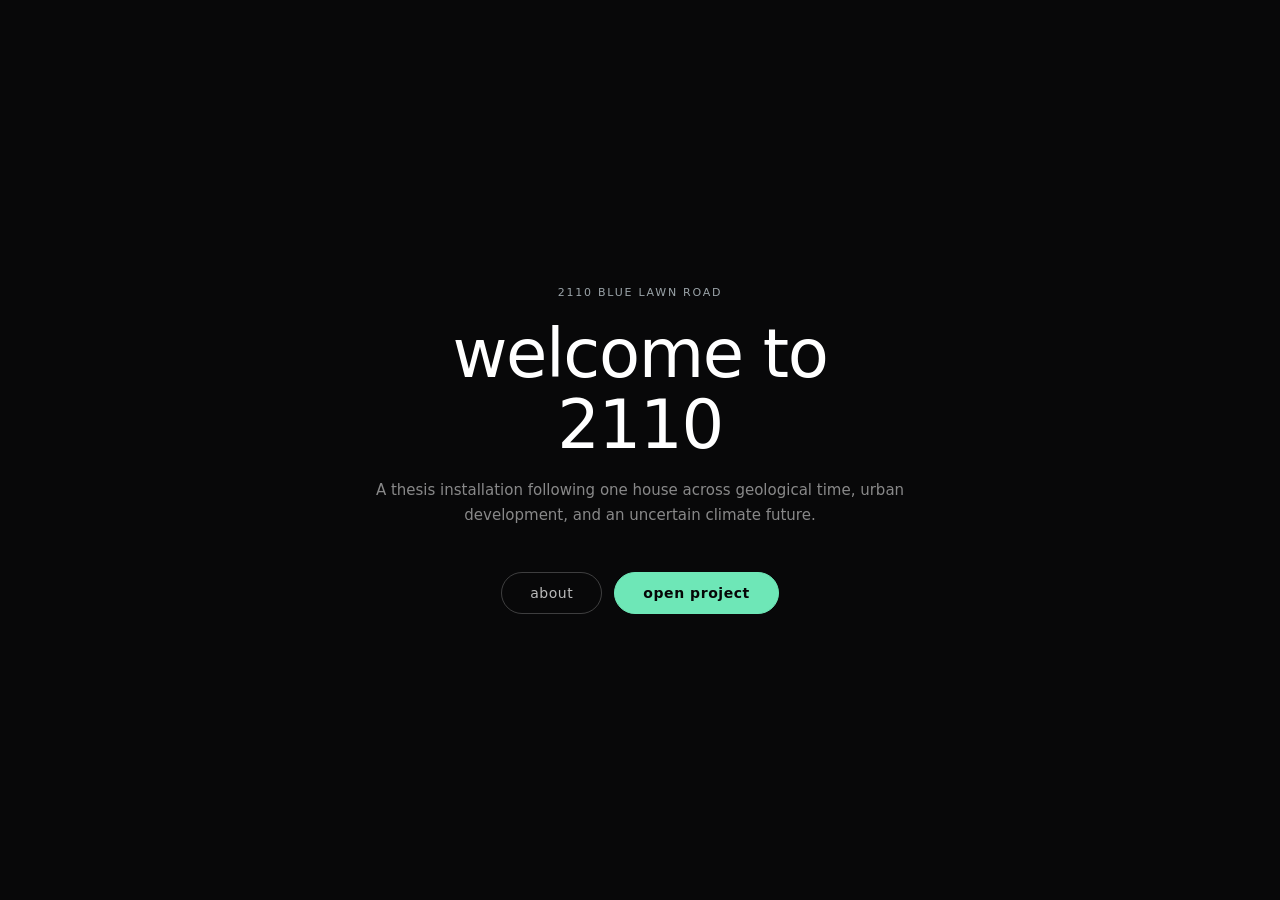
<file: index.html>
<!doctype html>
<html lang="en">
<head>
  <meta charset="utf-8" />
  <meta name="viewport" content="width=device-width,initial-scale=1" />
  <title>2110 Blue Lawn Road</title>
  <link rel="stylesheet" href="style.css">
</head>
<body>

  <!-- Entry screen -->
  <div id="entry-screen">
    <div id="entry-content">
      <p class="entry-eyebrow">2110 Blue Lawn Road</p>
      <h1 class="entry-title">welcome to 2110</h1>
      <p class="entry-subtitle">A thesis installation following one house across geological time, urban development, and an uncertain climate future.</p>
      <div class="entry-actions">
        <button id="entry-about-btn" class="entry-btn entry-btn--ghost">about</button>
        <button id="entry-enter-btn" class="entry-btn entry-btn--primary">open project</button>
      </div>
    </div>
    <!-- About description panel inside entry screen -->
    <div id="entry-about" class="entry-about-panel" aria-hidden="true">
      <button id="entry-about-close" class="entry-about-close" aria-label="Close">✕</button>
      <h2 class="entry-about-heading">about this work</h2>
      <p>
        The house at 2110 Blue Lawn Road was built in the American midwest in the mid-twentieth century. Its story runs long in both directions. This project traces it backward, through 400 million years of geology, Indigenous land stewardship, colonial settlement, and the federal housing policy that made the American suburb possible and exclusionary. Then it follows the house forward, to the year 2110, using climate modeling to ask what it will take for this structure to remain a home.
      </p>
      <p>
        The work is organized as three rooms. <strong>The Past Room</strong> holds archival text, audio, and ecological footage moving backward through deep time. <strong>The Present Room</strong> is a portrait of the house today, set against the insurance crisis working through the American property market. <strong>The Future Room</strong> is where a climate model runs live, projecting conditions at this address out to the end of the century.
      </p>

      <p class="entry-about-label">the problem</p>
      <p>Most climate risk assessments operate at the scale of cities, counties, or regions. The projections stay abstract. This project asks the same questions at the scale of a single address: one structure, aging under conditions it was not built to handle.</p>

      <p class="entry-about-label">methods</p>
      <p>The model draws on ERA5 reanalysis data (1940 to present), CMIP6 ensemble outputs from three high-resolution models (EC-Earth3P-HR, MPI-ESM1-2-XR, MRI-AGCM3-2-S), and IPCC AR6 delta scaling under SSP2-4.5, the emissions scenario most commonly used in near-term adaptation planning. A physics-based degradation framework translates those projections into property-specific maintenance cost trajectories and structural vulnerability estimates for this house.</p>

      <p class="entry-about-label">applications</p>
      <p>The methodology applies to insurance underwriting, real estate due diligence, and adaptive building management. Anywhere that climate risk needs to be understood at the scale of a structure rather than a region.</p>

      <p class="entry-about-muted">
        Thesis &nbsp;·&nbsp; Parsons School of Design, 2026
      </p>
      <button id="entry-about-enter" class="entry-btn entry-btn--primary" style="margin-top:1.5rem;">open project</button>
    </div>
  </div>

  <!-- Main experience (rendered behind entry screen) -->
  <div id="app">
    <div id="container" aria-label="360 room viewer"></div>
    <div class="hint"><span class="hint-nav">Drag or touch to look around · Pinch to zoom · </span><span class="legend-dot"></span> tap to open</div>
    <div class="wip-badge">site in progress</div>

    <!-- Table of contents -->
    <button id="toc-btn" aria-label="Table of contents" aria-expanded="false">contents</button>
    <div id="toc-panel" aria-hidden="true">
      <div class="toc-header">
        <span class="toc-title">contents</span>
        <button id="toc-close" aria-label="Close contents">✕</button>
      </div>
      <nav class="toc-nav">
        <div class="toc-section">
          <div class="toc-room-label">the past room</div>
          <ul>
            <li><button class="toc-item" data-room="0" data-hotspot="books">Land History</button></li>
            <li><button class="toc-item" data-room="0" data-hotspot="radio">Audio Archive</button></li>
            <li><button class="toc-item" data-room="0" data-hotspot="tv">Video 1 - Glaciers and Oceans</button></li>
            <li><button class="toc-item" data-room="0" data-hotspot="video1">Window 1</button></li>
            <li><button class="toc-item" data-room="0" data-hotspot="video2">Window 2</button></li>
            <li><button class="toc-item" data-room="0" data-hotspot="video3">Window 3</button></li>
            <li><button class="toc-item" data-room="0" data-hotspot="video4">Window 4</button></li>
          </ul>
        </div>
        <div class="toc-section">
          <div class="toc-room-label">the present room</div>
          <ul>
            <li><button class="toc-item" data-room="1" data-hotspot="books2">Book 2 — The Present</button></li>
          </ul>
        </div>
        <div class="toc-section">
          <div class="toc-room-label">the future room</div>
          <ul>
            <li><button class="toc-item" data-room="2" data-hotspot="books3">Book 3 — The Future</button></li>
            <li><button class="toc-item toc-item--link" data-room="2" data-hotspot="screen-left">Climate Projection ↗</button></li>
            <li><button class="toc-item toc-item--link" data-room="2" data-hotspot="screen-right">House Impact Model ↗</button></li>
          </ul>
        </div>
      </nav>
    </div>

    <!-- Overlay panels -->
    <div id="overlay" class="overlay" role="dialog" aria-hidden="true">
      <div class="panel" role="document">
        <div class="header">
          <h2 id="panel-title">Title</h2>
          <button id="closeBtn" class="close" aria-label="Close panel">✕</button>
        </div>
        <div class="content" id="panel-content">
          <!-- content injected -->
        </div>
      </div>
    </div>
  </div>

  <script type="module" src="rooms.js"></script>

  <script>
    (function () {
      const entryScreen  = document.getElementById('entry-screen');
      const app          = document.getElementById('app');
      const aboutPanel   = document.getElementById('entry-about');
      const aboutBtn     = document.getElementById('entry-about-btn');
      const aboutClose   = document.getElementById('entry-about-close');
      const enterBtn     = document.getElementById('entry-enter-btn');
      const aboutEnter   = document.getElementById('entry-about-enter');

      function openAbout() {
        aboutPanel.removeAttribute('aria-hidden');
        aboutPanel.classList.add('visible');
      }
      function closeAbout() {
        aboutPanel.setAttribute('aria-hidden', 'true');
        aboutPanel.classList.remove('visible');
      }
      function enterProject() {
        entryScreen.classList.add('dismissed');
        // app is always rendered; entry screen just sat on top
        // Remove entry screen from DOM after animation
        entryScreen.addEventListener('transitionend', () => entryScreen.remove(), { once: true });
      }

      aboutBtn.addEventListener('click', openAbout);
      aboutClose.addEventListener('click', closeAbout);
      enterBtn.addEventListener('click', enterProject);
      aboutEnter.addEventListener('click', enterProject);

      // ── Table of contents ──────────────────────────────────────────────────
      const tocBtn   = document.getElementById('toc-btn');
      const tocPanel = document.getElementById('toc-panel');
      const tocClose = document.getElementById('toc-close');

      function openToc() {
        tocPanel.removeAttribute('aria-hidden');
        tocPanel.classList.add('open');
        tocBtn.setAttribute('aria-expanded', 'true');
      }
      function closeToc() {
        tocPanel.setAttribute('aria-hidden', 'true');
        tocPanel.classList.remove('open');
        tocBtn.setAttribute('aria-expanded', 'false');
      }

      tocBtn.addEventListener('click', () => tocPanel.classList.contains('open') ? closeToc() : openToc());
      tocClose.addEventListener('click', closeToc);
      tocPanel.addEventListener('click', (e) => { if (e.target === tocPanel) closeToc(); });

      document.querySelectorAll('.toc-item').forEach(btn => {
        btn.addEventListener('click', () => {
          const roomIdx  = parseInt(btn.dataset.room, 10);
          const hotspot  = btn.dataset.hotspot;
          closeToc();
          if (window.__2110goto) window.__2110goto(roomIdx, hotspot);
        });
      });
    })();
  </script>
</body>
</html>
</file>
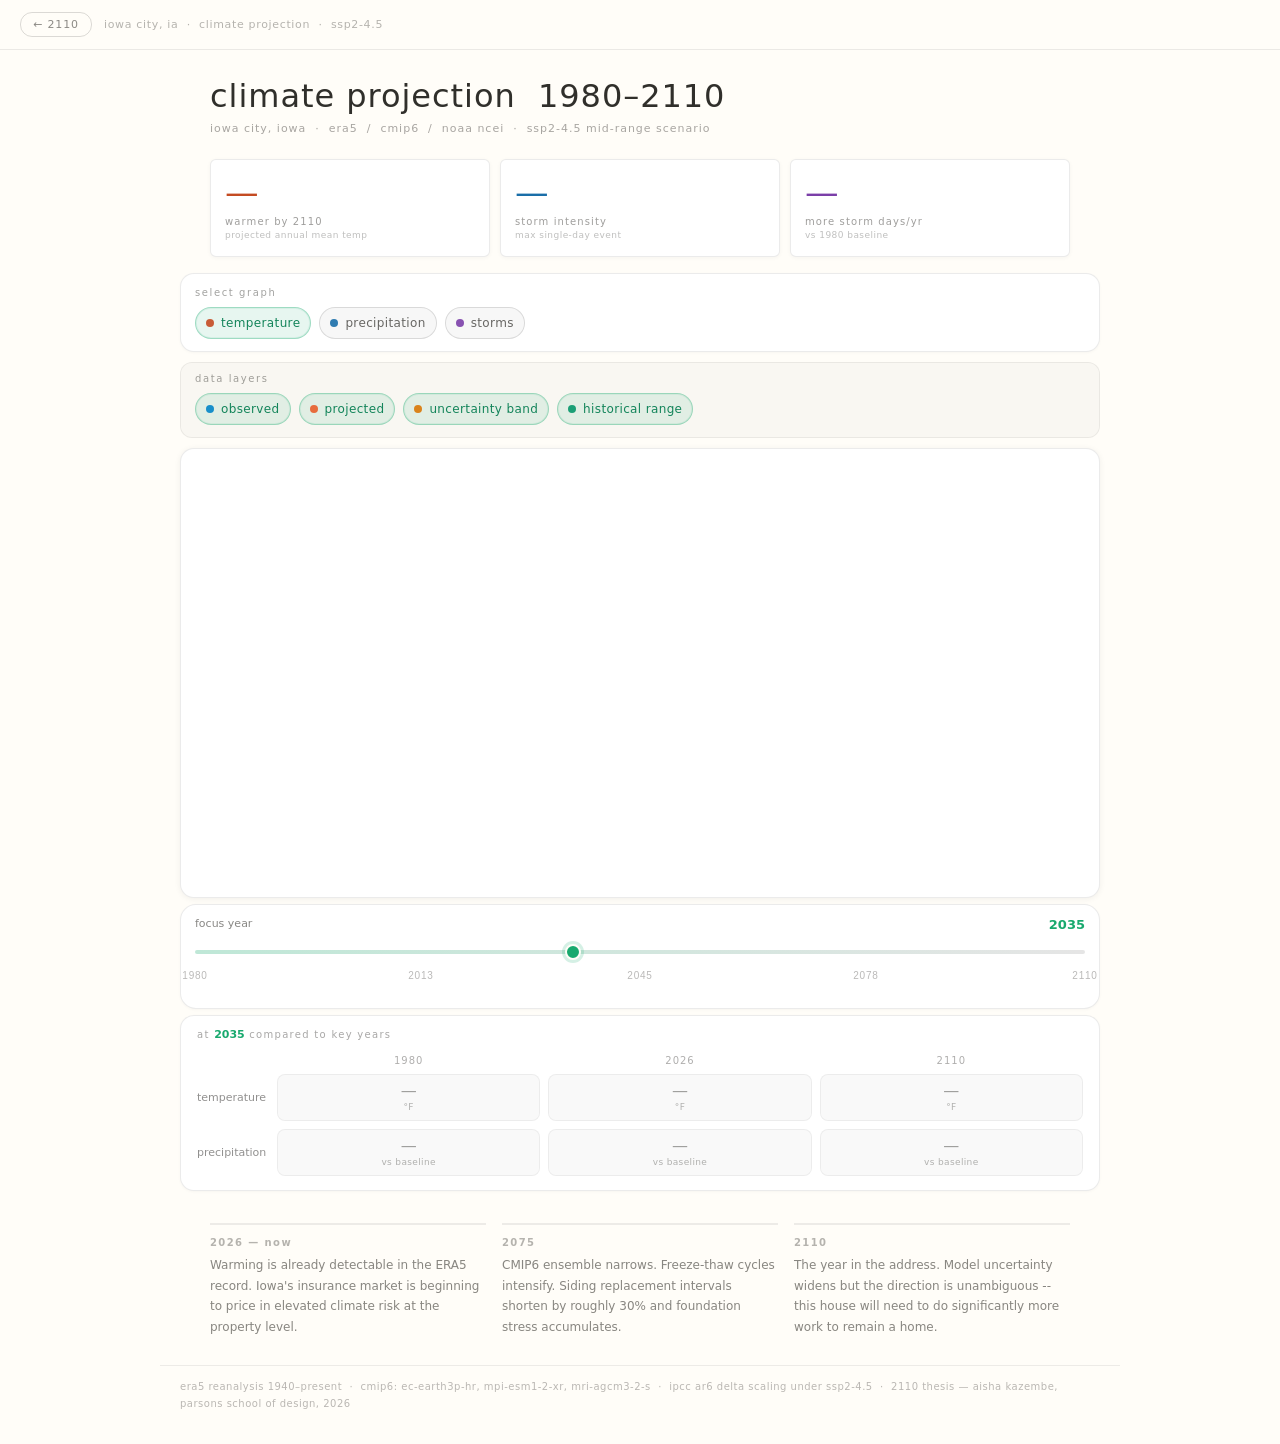
<file: predictive_model/climate_projection_ssp245.html>
<html>
<head>
<meta charset="utf-8" />
<meta name="viewport" content="width=device-width,initial-scale=1">
<title>2110 — Climate Projection</title>
<style>
*{box-sizing:border-box;margin:0;padding:0}
html,body{background:#fffdf8;color:#1a1814;font-family:Inter,system-ui,sans-serif;overflow-x:hidden;overflow-y:auto}

/* loader */
#page-loader{position:fixed;inset:0;background:#fffdf8;z-index:999;display:flex;align-items:center;justify-content:center;transition:opacity .4s ease}
#page-loader.hidden{opacity:0;pointer-events:none}
.loader-label{font-size:11px;letter-spacing:.18em;text-transform:lowercase;color:rgba(26,24,20,.45);font-family:Inter,system-ui,sans-serif}
.loader-dots{display:flex;gap:6px;justify-content:center;margin-top:16px}
.loader-dots span{width:5px;height:5px;border-radius:50%;background:#18a96e;animation:dot-pulse 1.4s ease-in-out infinite}
.loader-dots span:nth-child(2){animation-delay:.2s}
.loader-dots span:nth-child(3){animation-delay:.4s}
@keyframes dot-pulse{0%,80%,100%{transform:scale(.6);opacity:.4}40%{transform:scale(1);opacity:1}}

/* nav */
#nav-bar{display:flex;align-items:center;gap:12px;padding:12px 20px;border-bottom:1px solid rgba(0,0,0,0.08);position:sticky;top:0;z-index:50;background:#fffdf8}
#back-btn{background:none;border:1px solid rgba(0,0,0,0.14);color:rgba(26,24,20,.5);font-size:11px;letter-spacing:0.08em;padding:5px 12px;border-radius:12px;cursor:pointer;font-family:Inter,system-ui,sans-serif;transition:border-color .15s,color .15s}
#back-btn:hover{border-color:rgba(24,169,110,0.5);color:#18a96e}
#nav-meta{font-size:11px;color:rgba(26,24,20,.32);letter-spacing:0.06em}

/* hero header */
#hero-header{padding:28px 20px 6px;max-width:900px;margin:0 auto}
#hero-title{font-size:clamp(1.4rem,3.5vw,2rem);font-weight:300;letter-spacing:0.03em;color:rgba(26,24,20,.9);line-height:1.15}
#hero-sub{font-size:11px;color:rgba(26,24,20,.38);letter-spacing:0.09em;margin-top:7px;text-transform:lowercase}

/* hero strip */
#hero-strip{display:grid;grid-template-columns:repeat(3,1fr);gap:10px;padding:18px 20px 0;max-width:900px;margin:0 auto}
.hero-card{background:#fff;border:1px solid rgba(0,0,0,0.08);border-radius:6px;padding:16px 14px;transition:border-color .2s;box-shadow:0 1px 4px rgba(0,0,0,.04)}
.hero-card:hover{border-color:rgba(0,0,0,.15)}
.hero-change{font-size:clamp(1.5rem,3.5vw,2.1rem);font-weight:200;line-height:1;letter-spacing:-0.01em}
.hero-label{font-size:10px;letter-spacing:0.11em;text-transform:lowercase;color:rgba(26,24,20,.42);margin-top:7px}
.hero-sub-label{font-size:9px;color:rgba(26,24,20,.28);margin-top:3px;letter-spacing:0.05em}
#hc-temp .hero-change{color:#c44b22}
#hc-precip .hero-change{color:#1a6ea8}
#hc-storms .hero-change{color:#7b3fa8}

/* chart area */
#chart-area{padding:16px 20px 16px;overflow-x:hidden;max-width:960px;margin:0 auto;position:relative}
.controls-shell{display:grid;grid-template-columns:1.1fr .9fr;gap:12px;margin-bottom:12px}
.control-card{background:#fff;border:1px solid rgba(0,0,0,.08);border-radius:14px;padding:14px 14px 12px;box-shadow:0 1px 3px rgba(0,0,0,.03)}
.control-title{font-size:10px;letter-spacing:.16em;text-transform:lowercase;color:rgba(26,24,20,.4);margin-bottom:9px}
.chip-row{display:flex;flex-wrap:wrap;gap:8px}
.chip{border:1px solid rgba(0,0,0,.12);background:rgba(0,0,0,.03);color:rgba(26,24,20,.65);padding:8px 10px;border-radius:999px;font-size:12px;letter-spacing:.03em;cursor:pointer;font-family:Inter,system-ui,sans-serif;transition:all .18s ease}
.chip:hover{border-color:rgba(24,169,110,.45);color:#18a96e}
.chip.active{background:rgba(24,169,110,.1);border-color:rgba(24,169,110,.35);color:#13845a;box-shadow:0 0 0 1px rgba(24,169,110,.08) inset}
.chip-dot{display:inline-block;width:8px;height:8px;border-radius:999px;margin-right:7px;opacity:.9}
.timeline-card{background:#fff;border:1px solid rgba(0,0,0,.08);border-radius:16px;padding:12px 14px 10px;margin-bottom:6px;box-shadow:0 1px 3px rgba(0,0,0,.03)}
.timeline-top{display:flex;justify-content:space-between;align-items:flex-start;gap:10px;margin-bottom:8px}
.timeline-label{font-size:11px;color:rgba(26,24,20,.52)}
.timeline-value{font-size:13px;color:#18a96e;font-weight:600}
.timeline-range{display:block;width:100%;appearance:none;background:transparent;height:24px;cursor:pointer}
.timeline-range::-webkit-slider-runnable-track{height:4px;border-radius:999px;background:linear-gradient(90deg,rgba(24,169,110,.28),rgba(0,0,0,.1));}
.timeline-range::-webkit-slider-thumb{appearance:none;width:16px;height:16px;border-radius:50%;background:#18a96e;border:2px solid #fffdf8;margin-top:-6px;box-shadow:0 0 0 3px rgba(24,169,110,.18)}
.timeline-range::-moz-range-track{height:4px;border-radius:999px;background:linear-gradient(90deg,rgba(24,169,110,.28),rgba(0,0,0,.1));}
.timeline-range::-moz-range-thumb{width:16px;height:16px;border-radius:50%;background:#18a96e;border:2px solid #fffdf8;box-shadow:0 0 0 3px rgba(24,169,110,.18)}
.timeline-markers{position:relative;height:22px;margin-top:4px}
.timeline-marker{position:absolute;transform:translateX(-50%);background:none;border:none;color:rgba(26,24,20,.3);font-size:10px;letter-spacing:.08em;text-transform:lowercase;padding:2px 0;cursor:pointer}
.timeline-marker.active{color:#18a96e}
.chart-caption{font-size:12px;color:rgba(26,24,20,.48);margin-top:8px;line-height:1.6}
#main-chart{width:100%;height:450px;border-radius:14px;border:1px solid rgba(0,0,0,.08);overflow:hidden;background:#fff;margin-bottom:6px;box-shadow:0 1px 6px rgba(0,0,0,.06)}
.plotly-graph-div{display:block!important}

/* year comparison card */
.compare-card{background:#fff;border:1px solid rgba(0,0,0,.08);border-radius:14px;padding:12px 16px 14px;margin-bottom:0;box-shadow:0 1px 3px rgba(0,0,0,.03)}
.compare-heading{font-size:10px;letter-spacing:.13em;text-transform:lowercase;color:rgba(26,24,20,.38);margin-bottom:14px}
.compare-heading strong{color:#18a96e;font-weight:600;letter-spacing:0;font-size:11px}
.compare-grid{display:grid;grid-template-columns:72px repeat(3,1fr);gap:8px;align-items:center}
.compare-col-head{font-size:10px;letter-spacing:.1em;text-transform:lowercase;color:rgba(26,24,20,.35);text-align:center;font-weight:500}
.compare-row-label{font-size:11px;color:rgba(26,24,20,.48)}
.compare-cell{text-align:center;padding:8px 4px;border-radius:8px;background:rgba(0,0,0,.025);border:1px solid rgba(0,0,0,.05)}
.compare-delta{font-size:1rem;font-weight:300;line-height:1;display:block}
.compare-delta.warm{color:#c44b22}
.compare-delta.cool{color:#1a6ea8}
.compare-delta.neutral{color:rgba(26,24,20,.4)}
.compare-unit{font-size:9px;color:rgba(26,24,20,.32);margin-top:3px;letter-spacing:.04em;display:block}

/* graph & layer selectors */
.graph-selector-card{background:#fff;border:1px solid rgba(0,0,0,.08);border-radius:14px;padding:13px 14px 12px;margin-bottom:10px;box-shadow:0 1px 3px rgba(0,0,0,.03)}
.layer-selector-card{background:rgba(0,0,0,.025);border:1px solid rgba(0,0,0,.06);border-radius:12px;padding:10px 14px 12px;margin-bottom:10px;min-height:42px}
#d-chart{position:absolute;left:-9999px;top:0;width:900px;height:0;overflow:hidden;pointer-events:none;opacity:0}

/* callouts */
#callouts{display:grid;grid-template-columns:repeat(3,1fr);gap:16px;padding:16px 20px 28px;max-width:900px;margin:0 auto}
.callout{border-top:2px solid rgba(0,0,0,.07);padding-top:12px}
.callout-yr{font-size:10px;letter-spacing:0.14em;text-transform:lowercase;color:rgba(26,24,20,.32);margin-bottom:7px;font-weight:600}
.callout-body{font-size:12px;line-height:1.7;color:rgba(26,24,20,.52)}

/* footnote */
#footnote{padding:12px 20px 32px;font-size:10px;color:rgba(26,24,20,.3);letter-spacing:0.05em;border-top:1px solid rgba(0,0,0,.07);line-height:1.7;max-width:960px;margin:0 auto}

@media(max-width:768px){
  #callouts{grid-template-columns:1fr;gap:12px}
  #hero-strip{gap:6px}
  .hero-card{padding:10px 8px}
  .hero-change{font-size:1.2rem}
  .hero-label{font-size:9px}
  #chart-area{padding:10px 12px 12px}
  #main-chart{height:290px}
  .chip{font-size:11px;padding:6px 9px}
  .chip-dot{width:7px;height:7px;margin-right:5px}
  .timeline-card{padding:12px}
  .timeline-marker{font-size:9px}
  .compare-grid{grid-template-columns:54px repeat(3,1fr);gap:6px}
  .compare-delta{font-size:.88rem}
  .compare-unit{font-size:8px}
}
</style>
</head>
<body>
<div id="page-loader"><div><div class="loader-label">rendering climate projection</div><div class="loader-dots"><span></span><span></span><span></span></div></div></div>

<div id="nav-bar">
  <button id="back-btn" onclick="history.length>1?history.back():window.close()">&#8592; 2110</button>
  <span id="nav-meta">iowa city, ia &nbsp;&middot;&nbsp; climate projection &nbsp;&middot;&nbsp; ssp2-4.5</span>
</div>

<div id="hero-header">
  <h1 id="hero-title">climate projection &nbsp;1980&#8211;2110</h1>
  <p id="hero-sub">iowa city, iowa &nbsp;&middot;&nbsp; era5 &nbsp;/&nbsp; cmip6 &nbsp;/&nbsp; noaa ncei &nbsp;&middot;&nbsp; ssp2-4.5 mid-range scenario</p>
</div>

<div id="hero-strip">
  <div class="hero-card" id="hc-temp">
    <div class="hero-change" id="hv-temp">&#8212;</div>
    <div class="hero-label">warmer by 2110</div>
    <div class="hero-sub-label">projected annual mean temp</div>
  </div>
  <div class="hero-card" id="hc-precip">
    <div class="hero-change" id="hv-precip">&#8212;</div>
    <div class="hero-label">storm intensity</div>
    <div class="hero-sub-label">max single-day event</div>
  </div>
  <div class="hero-card" id="hc-storms">
    <div class="hero-change" id="hv-storms">&#8212;</div>
    <div class="hero-label">more storm days/yr</div>
    <div class="hero-sub-label">vs 1980 baseline</div>
  </div>
</div>

<div id="chart-area">
  <div class="graph-selector-card">
    <div class="control-title">select graph</div>
    <div class="chip-row" id="graph-selector">
      <button class="chip active" data-graph="temperature"><span class="chip-dot" style="background:#c44b22"></span>temperature</button>
      <button class="chip" data-graph="precipitation"><span class="chip-dot" style="background:#1a6ea8"></span>precipitation</button>
      <button class="chip" data-graph="storms"><span class="chip-dot" style="background:#7b3fa8"></span>storms</button>
    </div>
  </div>
  <div class="layer-selector-card">
    <div class="control-title">data layers</div>
    <div class="chip-row" id="layer-selector"></div>
  </div>
  <div id="main-chart"></div>
  <div class="timeline-card">
    <div class="timeline-top">
      <span class="timeline-label">focus year</span>
      <span id="timeline-value" class="timeline-value">2035</span>
    </div>
    <input type="range" class="timeline-range" id="timeline-range" min="1980" max="2110" value="2035" step="1">
    <div class="timeline-markers" id="timeline-markers"></div>
    <div id="chart-caption" class="chart-caption"></div>
  </div>
  <div class="compare-card">
    <div class="compare-heading">at <strong id="compare-focus-yr">2035</strong> compared to key years</div>
    <div class="compare-grid">
      <div></div>
      <div class="compare-col-head">1980</div>
      <div class="compare-col-head">2026</div>
      <div class="compare-col-head">2110</div>
      <div class="compare-row-label">temperature</div>
      <div class="compare-cell"><span class="compare-delta neutral" id="cmp-tv-1980">—</span><span class="compare-unit">°F</span></div>
      <div class="compare-cell"><span class="compare-delta neutral" id="cmp-tv-2026">—</span><span class="compare-unit">°F</span></div>
      <div class="compare-cell"><span class="compare-delta neutral" id="cmp-tv-2110">—</span><span class="compare-unit">°F</span></div>
      <div class="compare-row-label">precipitation</div>
      <div class="compare-cell"><span class="compare-delta neutral" id="cmp-pv-1980">—</span><span class="compare-unit">vs baseline</span></div>
      <div class="compare-cell"><span class="compare-delta neutral" id="cmp-pv-2026">—</span><span class="compare-unit">vs baseline</span></div>
      <div class="compare-cell"><span class="compare-delta neutral" id="cmp-pv-2110">—</span><span class="compare-unit">vs baseline</span></div>
    </div>
  </div>
    <div id="d-chart">                        <script>window.PlotlyConfig = {MathJaxConfig: 'local'};</script>
        <script charset="utf-8" src="https://cdn.plot.ly/plotly-basic-3.4.0.min.js"></script>                <div id="9ca78758-3323-4c5f-89e7-c5fe086039c6" class="plotly-graph-div" style="height:1000px; width:100%;"></div>            <script>                window.PLOTLYENV=window.PLOTLYENV || {};                                if (document.getElementById("9ca78758-3323-4c5f-89e7-c5fe086039c6")) {                    Plotly.newPlot(                        "9ca78758-3323-4c5f-89e7-c5fe086039c6",                        [{"fill":"toself","fillcolor":"rgba(255,107,53,0.08)","legendgroup":"temp","line":{"color":"rgba(0,0,0,0)"},"name":"Annual extreme range","showlegend":true,"x":{"dtype":"i2","bdata":"vAe9B74HvwfAB8EHwgfDB8QHxQfGB8cHyAfJB8oHywfMB80HzgfPB9AH0QfSB9MH1AfVB9YH1wfYB9kH2gfbB9wH3QfeB98H4AfhB+IH4wfkB+UH5gfnB+gH6QfqB+sH7AftB+4H7wfwB\u002fEH8gfzB\u002fQH9Qf2B\u002fcH+Af5B\u002foH+wf8B\u002f0H\u002fgf\[base64]\u002fgf9B\u002fwH+wf6B\u002fkH+Af3B\u002fYH9Qf0B\u002fMH8gfxB\u002fAH7wfuB+0H7AfrB+oH6QfoB+cH5gflB+QH4wfiB+EH4AffB94H3QfcB9sH2gfZB9gH1wfWB9UH1AfTB9IH0QfQB88HzgfNB8wHywfKB8kHyAfHB8YHxQfEB8MHwgfBB8AHvwe+B70HvAc="},"y":{"dtype":"f8","bdata":"[base64]\u002fNco6pslhAArR3g460WEC2RZwlf7ZYQCxAmSd7uFhAg2AnPIK6WEDbY\u002f8VlLxYQFUH2mewvlhAEAhw5NbAWEAtI3o+B8NYQMsVsShBxVhADJ3NVYTHWEANdoh40MlYQPBdmkMlzFhA1hG8aYLOWEDcTqad59BYQCXSEZJU01hAz1i3+cjVWED8n0+HRNhYQMpkk+3G2lhAWmQ730\u002fdWEDMWwAP399YQEAImy904lhA1SbE8w7lWECudDQOr+dYQOiupDFU6lhApJLNEP7sWEAC3WderO9YQCNLLM1e8lhAJprTDxX1WEArhxbZzvdYQP2p8dJNYivAinwv3WtyK8AgcUQOdYIrwBg\u002fPZ1nkivAzJ0mwUGiK8CURA2xAbIrwMrq\u002faOlwSvAyEcF0SvRK8DlEjBvkuArwHwDi7XX7yvA59Ai2\u002fn+K8B9MgQX9w0swJnfO6DNHCzAk4\u002fWrXsrLMDG+eB2\u002fzkswInVZzJXSCzAN9p3F4FWLMAovx1de2QswLY7ZjpEcizAOgde5tl\[base64]\u002fD80MzMzMzMZQM3MzMzMzBXAmpmZmZmZE0AAAAAAAADoP83MzMzMzBnAmJmZmZmZuT9oZmZmZmbmvwAAAAAAAPi\u002fZmZmZmZmBsAAAAAAAAATQGZmZmZmZiRAZmZmZmZmDkCgmZmZmZnZPzMzMzMzMwnAMzMzMzMzHkCamZmZmZnxv5qZmZmZmQvAODMzMzMzwz8AAAAAAAAWwM3MzMzMzB\u002fAaGZmZmZm1j8zMzMzMzMcwGZmZmZmZva\[base64]\u002fAMzMzMzMzIsDNzMzMzMwrwAAAAAAAgDLAmpmZmZkZMsDNzMzMzMw1wGZmZmZmZgLAMzMzMzMzLcCamZmZmZk6wDMzMzMzszXAmpmZmZmZOcAzMzMzMzM9wJqZmZmZmTTAMzMzMzMzKsA="},"type":"scatter","xaxis":"x","yaxis":"y"},{"fill":"toself","fillcolor":"rgba(255,107,53,0.18)","legendgroup":"temp","line":{"color":"rgba(0,0,0,0)"},"name":"Daily mean min–max band","x":{"dtype":"i2","bdata":"vAe9B74HvwfAB8EHwgfDB8QHxQfGB8cHyAfJB8oHywfMB80HzgfPB9AH0QfSB9MH1AfVB9YH1wfYB9kH2gfbB9wH3QfeB98H4AfhB+IH4wfkB+UH5gfnB+gH6QfqB+sH7AftB+4H7wfwB\u002fEH8gfzB\u002fQH9Qf2B\u002fcH+Af5B\u002foH+wf8B\u002f0H\u002fgf\[base64]\u002fgf9B\u002fwH+wf6B\u002fkH+Af3B\u002fYH9Qf0B\u002fMH8gfxB\u002fAH7wfuB+0H7AfrB+oH6QfoB+cH5gflB+QH4wfiB+EH4AffB94H3QfcB9sH2gfZB9gH1wfWB9UH1AfTB9IH0QfQB88HzgfNB8wHywfKB8kHyAfHB8YHxQfEB8MHwgfBB8AHvwe+B70HvAc="},"y":{"dtype":"f8","bdata":"LYXMZ1\[base64]\[base64]\[base64]\u002fTkBJ27IoigJPQBqSgYSzBU9AbTX3ZbEIT0BaEOxLiwtPQPRtOLVIDk9AUpm0IPEQT0CJ3TgNjBNPQK+FnfkgFk9A2dy6ZLcYT0AcLmnNVhtPQI\[base64]\u002fHdU9A61NDqC96T0AKRbsco35PQJFPIeYgg09AiscPfqiHT0ACASFeOYxPQANQ7\u002f\u002fSkE9AmAgV3XSVT0DNfixvHppPQK0G0C\u002fPnk9AQvSZmIajT0CZmyQjRKhPQPzV88XqZkdApS5pOy1iR0AQQZ\u002fSdV1HQDC5+xHFWEdA\u002fELkfxtUR0Bmir6ieU9HQGU78ADgSkdA7gHfIE9GR0D0ifCIx0FHQG1\u002fir9JPUdATo4SS9Y4R0CLYu6xbTRHQBqog3oQMEdA7go4K78rR0D9NnFKeidHQDzYlF5CI0dAoJoI7hcfR0AcKjJ\u002f+xpHQKcyd5jtFkdANWA9wO4SR0C7Xup8\u002fw5HQC3a41QgC0dAgH6PzlEHR0Cq91JwlANHQJ7xk8Do\u002f0ZAUhi4RU\u002f8RkC7FyWGyPhGQM2bQAhV9UZAflBwUvXxRkDB4Rnrqe5GQIz7olhz60ZA1ElxIVLoRkCNeOrLRuVGQK0zdN5R4kZAJyd033PfRkDy\u002fk9VrdxGQH9oOHD92UZAPBeKB17XRkASwGycx9RGQOwXCLAy0kZAtdODw5fPRkBXqAdY78xGQL1Ku+4xykZA0G\[base64]\u002fVHQC8NYqXF\[base64]\u002ftGQJ1iIdJmA0dApr24e87gRUAdPpbdeFBGQHLY2Q+vIEZAqI4nJvBQREAyWt0WvbxFQApqh\u002fTSWkVAxK+7BtBVRED8umsAXclEQGvC1mXqGUZAplrUc1aJRkBxuRaeeT1FQK3TuyWTR0NAu2sAXUlVREA\u002fYLj\u002fmtJGQLC7BtCVlEVA5taErctURUBp+U4tHTBEQI8271NckkNAfhu8YxlrRUBtFzlJNl1GQCn3XvsAmUVAGYJ1tHkfRUCJESNGjJhEQIxWt0Uvj0VAhSnYm4lLRUB0IMSRjSJFQDFDARfcf0VAk+jGtsmiRkBrwtZl6llEQO+4yXUZp0NATINYafHnREBw\u002f4PzOGpEQBlQJTa+dERAAAAAAADgREAH0JVUBVpFQAGbzzgLcEVAnWIh0mYDREBGotTYw6xEQMe2ySIIhkZAxWFnP7xCRUDth1eQm4tDQG+hpZD5jERAEAxqjDc0RUAWf7aLnORDQKMytyZsHUVAYYLaIb2UREA="},"type":"scatter","xaxis":"x","yaxis":"y"},{"fill":"toself","fillcolor":"rgba(255,170,94,0.13)","legendgroup":"temp","line":{"color":"rgba(0,0,0,0)"},"name":"Model uncertainty (±1σ)","x":{"dtype":"i2","bdata":"6AfpB+oH6wfsB+0H7gfvB\u002fAH8QfyB\u002fMH9Af1B\u002fYH9wf4B\u002fkH+gf7B\u002fwH\u002fQf+B\[base64]\u002fwf+B\u002f0H\u002fAf7B\u002foH+Qf4B\u002fcH9gf1B\u002fQH8wfyB\u002fEH8AfvB+4H7QfsB+sH6gfpB+gH"},"y":{"dtype":"f8","bdata":"5bqMc\[base64]\u002f1DYwjS0CkfYBBzC1LQKT83Qp4N0tAEJjm6JZAS0D+mnJaMElLQIBQWt5LUUtAsAN28\u002fBYS0Ch\u002f50YJ2BLQGiPqsz1ZktAHP5zjmRtS0DSltLcenNLQJ+knjZAeUtAmnKwGrx+S0DXS+AH9oNLQGx7Bn31iEtAb0z7+MGNS0D0CZf6YpJLQBP\u002fsQDglktA33YkikCbS0BvvMYVjJ9LQNgacSLKo0tAMN37LgKoS0CMTj+6O6xLQAG6E0N+sEtApmpRSNG0S0ANrZvyOrlLQMXTwRG8vUtA1zJeH1TCS0BQHguVAsdLQDrqYuzGy0tAoer\u002fnqDQS0CQc3wmj9VLQBHZcvyR2ktAMW99mqjfS0D6iTZ60uRLQHh9OBUP6ktAtp0d5V3vS0C+PoBjvvRLQJ20+gkw+ktAXVMnUrL\u002fS0AJb6C1RAVMQK1bAK7mCkxAVG3htJcQTEAK+N1DVxZMQNhPkNQkHExAy8iS4P8hTEDutn\[base64]\[base64]\[base64]\u002fYm\[base64]\u002f2sPbEIFKQE3P74j1N0pAk74Hbp13SkDsY06mFPJKQBdn3A5U2UlAk1sr3+9vSkDrRt9sJjdKQPjFFpFM80pArZVkrRdpSUA0vZaA0lBKQFwX9S8ZJUtA4j6cuPN7SUAhc4JfeSJKQCXXIKegY0pARaBIO2laSkBwhag\u002fElJJQH9UJg2LFUpA"},"type":"scatter","xaxis":"x","yaxis":"y"},{"hovertemplate":"%{x}: %{y:.1f}°F\u003cextra\u003eObserved\u003c\u002fextra\u003e","line":{"color":"#a8d8ea","width":2},"mode":"lines","name":"Observed annual mean (ERA5)","x":{"dtype":"i2","bdata":"vAe9B74HvwfAB8EHwgfDB8QHxQfGB8cHyAfJB8oHywfMB80HzgfPB9AH0QfSB9MH1AfVB9YH1wfYB9kH2gfbB9wH3QfeB98H4AfhB+IH4wfkB+UH5gfnB+gH"},"y":{"dtype":"f8","bdata":"5FUfMNyfSECG42pGyh5JQATgYziu5kdATw5avlMLSUDv7u7u7q5IQCcm8FDfyEdAUIpmhSkYSUDfDtbKGmFKQMSRjaI5RklA+LtEVnk\[base64]\u002fVU7OWg5SUALmR2N0oNJQOW6jHPxO0tAaXVb9PJ8SEBdxWFnP3xHQLh7zkDyYUlAhTHVop5zSkDBgQMHDlxKQI11erdk8khAFoed\u002ffCKSEA0\u002fQ26XYtJQH1KTbn32klAOK5mpOzJSEDKYI7pn4xKQLKHWUC+iEpA"},"type":"scatter","xaxis":"x","yaxis":"y"},{"hovertemplate":"%{x}: %{y:.1f}°F\u003cextra\u003eSSP2-4.5\u003c\u002fextra\u003e","line":{"color":"#ff6b35","dash":"dash","width":2.5},"mode":"lines","name":"Projected mean (SSP2-4.5)","x":{"dtype":"i2","bdata":"6AfpB+oH6wfsB+0H7gfvB\u002fAH8QfyB\u002fMH9Af1B\u002fYH9wf4B\u002fkH+gf7B\u002fwH\u002fQf+B\u002f8HAAgBCAIIAwgECAUIBggHCAgICQgKCAsIDAgNCA4IDwgQCBEIEggTCBQIFQgWCBcIGAgZCBoIGwgcCB0IHggfCCAIIQgiCCMIJAglCCYIJwgoCCkIKggrCCwILQguCC8IMAgxCDIIMwg0CDUINgg3CDgIOQg6CDsIPAg9CD4I"},"y":{"dtype":"f8","bdata":"sodZQL6ISkDV0gGT6MZJQNwHyK7i0EpA7ljGOr3bSkAcD04TOZxKQA\u002f1jYxW90lAu+cMJB+iS0DFp9SUe89KQHCayOFj6UlA7eSg5Tt1S0ASgI\[base64]\u002fSkBkmh0EtMNKQP+Nwz3Wx0pAyEGvAa\u002fLSkDTALnORc9KQDYWuSOi0kpAB82Hf8vVSkBacP1gydhKQEdL8kaj20pA4ag+sGDeSkA\u002f1LobCeFKQHYYPwik40pAnMCj9DjmSkDGF8Ffz+hKQAlpb8hu60pAfP+GrR7uSkCxJ6s35fBKQDc0qzbD80pAF3khJLj2SkBeSqh5w\u002flKQBb82bDk\u002fEpAS+JQQxsAS0AIUaeqZgNLQFecd2DGBktARRhc3jkKS0DcGO+dwA1LQCjyyhhaEUtANPiJyAUVS0AKf8YmwxhLQLfaGq2RHEtARV8h1XAgS0C\u002fYHQYYCRLQDEzrvBeKEtApipp12wsS0Aqmz9GiTBLQMbYy7azNEtAhzeoous4S0B4C2+DMD1LQKSoutKBQUtAFWMlCt9FS0DYjkmjR0pLQPd\u002fwRe7TktAfoon4ThTS0B4AhZ5wFdLQO87J1lRXEtA8Ir1+upgS0CGQxvYjGVLQLq5Mmo2aktAmkHWKuduS0AvL6CTnnNLQIbWKh5ceEtA"},"type":"scatter","xaxis":"x","yaxis":"y"},{"hovertemplate":"%{x}: %{y:.1f} in\u003cextra\u003eObserved\u003c\u002fextra\u003e","marker":{"color":"#4fc3f7"},"name":"Observed annual precip (ERA5)","opacity":0.65,"x":{"dtype":"i2","bdata":"vAe9B74HvwfAB8EHwgfDB8QHxQfGB8cHyAfJB8oHywfMB80HzgfPB9AH0QfSB9MH1AfVB9YH1wfYB9kH2gfbB9wH3QfeB98H4AfhB+IH4wfkB+UH5gfnB+gH"},"y":{"dtype":"f8","bdata":"EoPAyqHlQ0D+1HjpJiFDQIts5\[base64]\u002f3UeElBQM\u002f3U+Ol2z1AwcqhRbazQ0CJQWDl0EI3QAwCK4cWWT5AfT81XroJQkD6fmq8dDNHQMHKoUW2g0lAbef7qfFiR0BeukkMAjtBQOtRuB6F6zdA9P3UeOlWREAQWDm0yBZDQL6fGi\u002fd9EhA46WbxCDgQUA5tMh2vn88QClcj8L1WEZAiUFg5dCSRkAUrkfhepRBQNejcD0K50BApHA9CtfjQUCDwMqhRRY8QNNNYhBYyURA"},"type":"bar","xaxis":"x2","yaxis":"y2"},{"hovertemplate":"%{x}: %{y:.1f} in\u003cextra\u003eProjected\u003c\u002fextra\u003e","marker":{"color":"#0288d1"},"name":"Projected annual precip (SSP2-4.5)","opacity":0.55,"x":{"dtype":"i2","bdata":"6AfpB+oH6wfsB+0H7gfvB\u002fAH8QfyB\u002fMH9Af1B\u002fYH9wf4B\u002fkH+gf7B\u002fwH\u002fQf+B\u002f8HAAgBCAIIAwgECAUIBggHCAgICQgKCAsIDAgNCA4IDwgQCBEIEggTCBQIFQgWCBcIGAgZCBoIGwgcCB0IHggfCCAIIQgiCCMIJAglCCYIJwgoCCkIKggrCCwILQguCC8IMAgxCDIIMwg0CDUINgg3CDgIOQg6CDsIPAg9CD4I"},"y":{"dtype":"f8","bdata":"001iEFjJREBQjZduEltEQAisHFpk80JAXI\u002fC9SjUQ0AMAiuHFkFEQFK4HoXrAUFAMzMzMzMjPkCsHFpkOy8\u002fQClcj8L1cEZABoGVQ4sMQEBzaJHtfK9GQFg5tMh23kBAyXa+nxq\u002fR0CLbOf7qZFHQNEi2\u002fl+mj5ARrbz\u002fdRYREBU46WbxABDQFg5tMh2FkBAN4lBYOWAQUDLoUW28+VCQJqZmZmZiUBAUrgeheuBQUBiEFg5tDg+QB+F61G4PkJAKVyPwvUAREA3iUFg5cA8QIts5\[base64]\u002fB54T88hDQN7cpqUnzENAPsNvTEvPQ0CebvFLXtJDQHqSJOhg1UNAWOIBZVPYQ0A6Cb3hNdtDQDmQdeoH3kNA8\u002feF5sjgQ0AFwUg9eONDQBBsGFYV5kNArnlPmJ\u002foQ0CBakhrFutDQCK\u002fXTZ57UNAM\u002fjpYMfvQ0BOlkdSAPJDQBUa0XEj9ENAIQThJjD2Q0AV1dHYJfhDQIsN\u002fu4D+kNAJC7A0Mn7Q0B8t3Lldv1DQDAqcJQK\u002f0NA3wYTRYQAREAnzrVe4wFEQKYAs0gnA0RA+B5lak8EREC9qSYrWwVEQJMhUvJJBkRAFAdCJxsHREDk2lAxzgdEQJwd2XdiCERA3E81YtcIREBA8r9XLAlEQGqF079gCURA8onKAXQJREB6gP+EZQlEQJ\u002fpzLA0CURA\u002f0WN7OAIREA2FpufaQhEQOTaUDHOB0RA"},"type":"bar","xaxis":"x2","yaxis":"y2"},{"hovertemplate":"%{x}: %{y:.2f} in\u003cextra\u003eMax event\u003c\u002fextra\u003e","line":{"color":"#f06292","width":1.5},"mode":"lines","name":"Largest single-day event (in)","x":{"dtype":"i2","bdata":"vAe9B74HvwfAB8EHwgfDB8QHxQfGB8cHyAfJB8oHywfMB80HzgfPB9AH0QfSB9MH1AfVB9YH1wfYB9kH2gfbB9wH3QfeB98H4AfhB+IH4wfkB+UH5gfnB+gH6QfqB+sH7AftB+4H7wfwB\u002fEH8gfzB\u002fQH9Qf2B\u002fcH+Af5B\u002foH+wf8B\u002f0H\u002fgf\u002fBwAIAQgCCAMIBAgFCAYIBwgICAkICggLCAwIDQgOCA8IEAgRCBIIEwgUCBUIFggXCBgIGQgaCBsIHAgdCB4IHwggCCEIIggjCCQIJQgmCCcIKAgpCCoIKwgsCC0ILggvCDAIMQgyCDMINAg1CDYINwg4CDkIOgg7CDwIPQg+CA=="},"y":{"dtype":"f8","bdata":"WmQ730+NAkC6SQwCK4cDQGQ730+Nlw9Ay6FFtvP99j9QjZduEoMBQHWTGARWDvc\u002fhetRuB6FCkDsUbgehev9PzeJQWDl0AxAMzMzMzMzAUDl0CLb+X72P3Noke18PwRAz\u002fdT46Wb\u002fj\u002fVeOkmMQgEQL6fGi\u002fdJPo\u002f16NwPQrX+z\u002fD9Shcj8IFQNNNYhBYOfw\u002fIbByaJHtCkC8dJMYBFbyP4XrUbgehfs\u002fsHJoke18\u002fT+sHFpkO9\u002f3P4XrUbgehfs\u002ff2q8dJMYAEA5tMh2vp\u002fuP7TIdr6fGu8\u002fLbKd76fGA0Boke18PzUCQNV46SYxCARAYOXQItv5\u002fD\u002fHSzeJQWD\u002fP\u002fyp8dJNYvA\u002fJQaBlUOL\u002fj9vEoPAyqEAQPCnxks3iQBAbxKDwMqhAEDD9Shcj8L5P5ZDi2zn+\u002f0\u002f8KfGSzeJAEC+nxov3ST6P8UgsHJokfk\u002f7nw\u002fNV66\u002fT\u002f0\u002fdR46SbzP4XrUbgehQJAtMh2vp8a+j\u002fb+X5qvHQKQIGVQ4ts5wBArkfhehSu7T9xPQrXo3D2PzQzMzMzMwZARIts5\u002fup9z+4HoXrUbj4P7gehetROAJA8tJNYhDYCECsHFpkO18BQD81XrpJjAJA3SQGgZVDAECiRbbz\u002fdTyP8dLN4lBYPo\u002f5KWbxCCw9D9MN4lBYOXuPwAAAAAAgAJAH4XrUbge9T+YbhKDwMr9Py2yne+nxvY\u002fN4lBYOXQ\u002fD8CK4cW2c4JQPLSTWIQWPg\u002fVg4tsp3v+j91kxgEVg4BQA\u002fd+X0lKABAK7IFc\u002fAtAEDLr+nDoDMAQOXsl7s2OQBA0fRYpbI+AEBozsnMFEQAQMcK2n1dSQBAf9vJBI1OAEBDMCiuo1MAQBDc0MahWABAgMHqm4ddAEB7BuZ6VWIAQB5PerELZwBAuv+kjaprAEDuhaddMnAAQNmoBXCjdABAOuCDE\u002f54AEB\u002fsiWXQn0AQL8ZLEpxgQBAku8TfIqFAECYX5R8jokAQOVgnZt9jQBAADZWKViRAECb8xt2HpUAQPcNgNLQmABAgAEjYW+cAECl8CyM+Z8AQDEhjI9uowBAT0gVp82mAED9zYYOFqoAQDksjAFHrQBAzmnBu1+wAEDDsLZ4X7MAQJ0A9HNFtgBAL\u002fz86BC5AEBi01QTwbsAQJFIgi5VvgBA9NETdszAAEDJ1qMlJsMAQI8I3XhhxQBAPdh+q33HAECOB2L5eckAQJBWfZ5VywBAY03q1g\u002fNAEBcIurep84AQLG86vIc0ABAo9OLT27RAEBkKqQxm9IAQNnoRtai0wBAUxHJeoTUAEBME8dcP9UAQI57KrrS1QBAqsEv0T3WAEAZM2zgf9YAQBL80yaY1gBAgU7A44XWAED2pvVWSNYAQCcwqsDe1QBA9ESMYUjVAEBTEcl6hNQAQA=="},"yaxis":"y2","type":"scatter","xaxis":"x2"},{"hovertemplate":"%{x}: %{y:.1f} days\u003cextra\u003eStorm days\u003c\u002fextra\u003e","marker":{"color":"#ce93d8"},"name":"Thunderstorm days\u002fyr (NOAA baseline × SSP2-4.5 scaling)","opacity":0.65,"x":{"dtype":"i2","bdata":"vAe9B74HvwfAB8EHwgfDB8QHxQfGB8cHyAfJB8oHywfMB80HzgfPB9AH0QfSB9MH1AfVB9YH1wfYB9kH2gfbB9wH3QfeB98H4AfhB+IH4wfkB+UH5gfnB+gH6QfqB+sH7AftB+4H7wfwB\u002fEH8gfzB\u002fQH9Qf2B\u002fcH+Af5B\u002foH+wf8B\u002f0H\u002fgf\u002fBwAIAQgCCAMIBAgFCAYIBwgICAkICggLCAwIDQgOCA8IEAgRCBIIEwgUCBUIFggXCBgIGQgaCBsIHAgdCB4IHwggCCEIIggjCCQIJQgmCCcIKAgpCCoIKwgsCC0ILggvCDAIMQgyCDMINAg1CDYINwg4CDkIOgg7CDwIPQg+CA=="},"y":{"dtype":"f8","bdata":"Mu4uhX2NQ0AjnDTC6JdDQNzAo01bokNAQC1KKtWsQ0A2svVaVrdDQJcgdOLewUNATkmTw27MQ0A4\u002fSABBtdDQDwN652k4UNAPkq\[base64]\u002fPblnKotFQLtFyc7LpkVAX7Lwa4bCRUA0GqpTWt5FQFqxeJpH+kVAHUnoVE4WRkDfT42XbjJGQDPRBHeoTkZAvnX0B\u002fxqRkBUgwpfaYdGQNrc\u002fZDwo0ZAaAKOspHARkAtEYPYTN1GQHrDrRci+kZAyXDnhBEXR0CqDRI1GzRHQNMrGD0\u002fUUdAYTxY5zN\u002fRUCNltXE8opFQEcf6m65lkVAbqdj6IeiRUDo\[base64]\u002fJuWhjWR0BMayXvWeNHQHA9Ctej8EdAvTePv\[base64]\u002fZIQGZADWA6A0lAuxXYuW8PSUBqK96jgRtJQEtIxSBuJ0lAMzMzMzMzSUD7ss3dzj5JQHmOOiM\u002fSklAhYwfBoJVSUD4cyKJlWBJQKkL6a53a0lAbhoZeiZ2SUAeZ1jtn4BJQJG4TAviiklAn9Wb1uqUSUAfhetRuJ5JQA=="},"type":"bar","xaxis":"x3","yaxis":"y3"}],                        {"template":{"data":{"histogram2dcontour":[{"type":"histogram2dcontour","colorbar":{"outlinewidth":0,"ticks":""},"colorscale":[[0.0,"#0d0887"],[0.1111111111111111,"#46039f"],[0.2222222222222222,"#7201a8"],[0.3333333333333333,"#9c179e"],[0.4444444444444444,"#bd3786"],[0.5555555555555556,"#d8576b"],[0.6666666666666666,"#ed7953"],[0.7777777777777778,"#fb9f3a"],[0.8888888888888888,"#fdca26"],[1.0,"#f0f921"]]}],"choropleth":[{"type":"choropleth","colorbar":{"outlinewidth":0,"ticks":""}}],"histogram2d":[{"type":"histogram2d","colorbar":{"outlinewidth":0,"ticks":""},"colorscale":[[0.0,"#0d0887"],[0.1111111111111111,"#46039f"],[0.2222222222222222,"#7201a8"],[0.3333333333333333,"#9c179e"],[0.4444444444444444,"#bd3786"],[0.5555555555555556,"#d8576b"],[0.6666666666666666,"#ed7953"],[0.7777777777777778,"#fb9f3a"],[0.8888888888888888,"#fdca26"],[1.0,"#f0f921"]]}],"heatmap":[{"type":"heatmap","colorbar":{"outlinewidth":0,"ticks":""},"colorscale":[[0.0,"#0d0887"],[0.1111111111111111,"#46039f"],[0.2222222222222222,"#7201a8"],[0.3333333333333333,"#9c179e"],[0.4444444444444444,"#bd3786"],[0.5555555555555556,"#d8576b"],[0.6666666666666666,"#ed7953"],[0.7777777777777778,"#fb9f3a"],[0.8888888888888888,"#fdca26"],[1.0,"#f0f921"]]}],"contourcarpet":[{"type":"contourcarpet","colorbar":{"outlinewidth":0,"ticks":""}}],"contour":[{"type":"contour","colorbar":{"outlinewidth":0,"ticks":""},"colorscale":[[0.0,"#0d0887"],[0.1111111111111111,"#46039f"],[0.2222222222222222,"#7201a8"],[0.3333333333333333,"#9c179e"],[0.4444444444444444,"#bd3786"],[0.5555555555555556,"#d8576b"],[0.6666666666666666,"#ed7953"],[0.7777777777777778,"#fb9f3a"],[0.8888888888888888,"#fdca26"],[1.0,"#f0f921"]]}],"surface":[{"type":"surface","colorbar":{"outlinewidth":0,"ticks":""},"colorscale":[[0.0,"#0d0887"],[0.1111111111111111,"#46039f"],[0.2222222222222222,"#7201a8"],[0.3333333333333333,"#9c179e"],[0.4444444444444444,"#bd3786"],[0.5555555555555556,"#d8576b"],[0.6666666666666666,"#ed7953"],[0.7777777777777778,"#fb9f3a"],[0.8888888888888888,"#fdca26"],[1.0,"#f0f921"]]}],"mesh3d":[{"type":"mesh3d","colorbar":{"outlinewidth":0,"ticks":""}}],"scatter":[{"fillpattern":{"fillmode":"overlay","size":10,"solidity":0.2},"type":"scatter"}],"parcoords":[{"type":"parcoords","line":{"colorbar":{"outlinewidth":0,"ticks":""}}}],"scatterpolargl":[{"type":"scatterpolargl","marker":{"colorbar":{"outlinewidth":0,"ticks":""}}}],"bar":[{"error_x":{"color":"#2a3f5f"},"error_y":{"color":"#2a3f5f"},"marker":{"line":{"color":"#E5ECF6","width":0.5},"pattern":{"fillmode":"overlay","size":10,"solidity":0.2}},"type":"bar"}],"scattergeo":[{"type":"scattergeo","marker":{"colorbar":{"outlinewidth":0,"ticks":""}}}],"scatterpolar":[{"type":"scatterpolar","marker":{"colorbar":{"outlinewidth":0,"ticks":""}}}],"histogram":[{"marker":{"pattern":{"fillmode":"overlay","size":10,"solidity":0.2}},"type":"histogram"}],"scattergl":[{"type":"scattergl","marker":{"colorbar":{"outlinewidth":0,"ticks":""}}}],"scatter3d":[{"type":"scatter3d","line":{"colorbar":{"outlinewidth":0,"ticks":""}},"marker":{"colorbar":{"outlinewidth":0,"ticks":""}}}],"scattermap":[{"type":"scattermap","marker":{"colorbar":{"outlinewidth":0,"ticks":""}}}],"scattermapbox":[{"type":"scattermapbox","marker":{"colorbar":{"outlinewidth":0,"ticks":""}}}],"scatterternary":[{"type":"scatterternary","marker":{"colorbar":{"outlinewidth":0,"ticks":""}}}],"scattercarpet":[{"type":"scattercarpet","marker":{"colorbar":{"outlinewidth":0,"ticks":""}}}],"carpet":[{"aaxis":{"endlinecolor":"#2a3f5f","gridcolor":"white","linecolor":"white","minorgridcolor":"white","startlinecolor":"#2a3f5f"},"baxis":{"endlinecolor":"#2a3f5f","gridcolor":"white","linecolor":"white","minorgridcolor":"white","startlinecolor":"#2a3f5f"},"type":"carpet"}],"table":[{"cells":{"fill":{"color":"#EBF0F8"},"line":{"color":"white"}},"header":{"fill":{"color":"#C8D4E3"},"line":{"color":"white"}},"type":"table"}],"barpolar":[{"marker":{"line":{"color":"#E5ECF6","width":0.5},"pattern":{"fillmode":"overlay","size":10,"solidity":0.2}},"type":"barpolar"}],"pie":[{"automargin":true,"type":"pie"}]},"layout":{"autotypenumbers":"strict","colorway":["#636efa","#EF553B","#00cc96","#ab63fa","#FFA15A","#19d3f3","#FF6692","#B6E880","#FF97FF","#FECB52"],"font":{"color":"#2a3f5f"},"hovermode":"closest","hoverlabel":{"align":"left"},"paper_bgcolor":"white","plot_bgcolor":"#E5ECF6","polar":{"bgcolor":"#E5ECF6","angularaxis":{"gridcolor":"white","linecolor":"white","ticks":""},"radialaxis":{"gridcolor":"white","linecolor":"white","ticks":""}},"ternary":{"bgcolor":"#E5ECF6","aaxis":{"gridcolor":"white","linecolor":"white","ticks":""},"baxis":{"gridcolor":"white","linecolor":"white","ticks":""},"caxis":{"gridcolor":"white","linecolor":"white","ticks":""}},"coloraxis":{"colorbar":{"outlinewidth":0,"ticks":""}},"colorscale":{"sequential":[[0.0,"#0d0887"],[0.1111111111111111,"#46039f"],[0.2222222222222222,"#7201a8"],[0.3333333333333333,"#9c179e"],[0.4444444444444444,"#bd3786"],[0.5555555555555556,"#d8576b"],[0.6666666666666666,"#ed7953"],[0.7777777777777778,"#fb9f3a"],[0.8888888888888888,"#fdca26"],[1.0,"#f0f921"]],"sequentialminus":[[0.0,"#0d0887"],[0.1111111111111111,"#46039f"],[0.2222222222222222,"#7201a8"],[0.3333333333333333,"#9c179e"],[0.4444444444444444,"#bd3786"],[0.5555555555555556,"#d8576b"],[0.6666666666666666,"#ed7953"],[0.7777777777777778,"#fb9f3a"],[0.8888888888888888,"#fdca26"],[1.0,"#f0f921"]],"diverging":[[0,"#8e0152"],[0.1,"#c51b7d"],[0.2,"#de77ae"],[0.3,"#f1b6da"],[0.4,"#fde0ef"],[0.5,"#f7f7f7"],[0.6,"#e6f5d0"],[0.7,"#b8e186"],[0.8,"#7fbc41"],[0.9,"#4d9221"],[1,"#276419"]]},"xaxis":{"gridcolor":"white","linecolor":"white","ticks":"","title":{"standoff":15},"zerolinecolor":"white","automargin":true,"zerolinewidth":2},"yaxis":{"gridcolor":"white","linecolor":"white","ticks":"","title":{"standoff":15},"zerolinecolor":"white","automargin":true,"zerolinewidth":2},"scene":{"xaxis":{"backgroundcolor":"#E5ECF6","gridcolor":"white","linecolor":"white","showbackground":true,"ticks":"","zerolinecolor":"white","gridwidth":2},"yaxis":{"backgroundcolor":"#E5ECF6","gridcolor":"white","linecolor":"white","showbackground":true,"ticks":"","zerolinecolor":"white","gridwidth":2},"zaxis":{"backgroundcolor":"#E5ECF6","gridcolor":"white","linecolor":"white","showbackground":true,"ticks":"","zerolinecolor":"white","gridwidth":2}},"shapedefaults":{"line":{"color":"#2a3f5f"}},"annotationdefaults":{"arrowcolor":"#2a3f5f","arrowhead":0,"arrowwidth":1},"geo":{"bgcolor":"white","landcolor":"#E5ECF6","subunitcolor":"white","showland":true,"showlakes":true,"lakecolor":"white"},"title":{"x":0.05},"mapbox":{"style":"light"}}},"xaxis":{"anchor":"y","domain":[0.0,1.0],"matches":"x3","showticklabels":false,"tickfont":{"color":"white"},"title":{"font":{"color":"white"}},"range":[1980,2112],"gridcolor":"rgba(255,255,255,0.07)","zerolinecolor":"rgba(255,255,255,0.07)","color":"white"},"yaxis":{"anchor":"x","domain":[0.656,1.0],"tickfont":{"color":"white"},"title":{"text":"Temperature (°F)","font":{"color":"white"}},"gridcolor":"rgba(255,255,255,0.07)","zerolinecolor":"rgba(255,255,255,0.07)","color":"white"},"xaxis2":{"anchor":"y2","domain":[0.0,1.0],"matches":"x3","showticklabels":false,"tickfont":{"color":"white"},"title":{"font":{"color":"white"}},"range":[1980,2112],"gridcolor":"rgba(255,255,255,0.07)","zerolinecolor":"rgba(255,255,255,0.07)","color":"white"},"yaxis2":{"anchor":"x2","domain":[0.328,0.5860000000000001],"tickfont":{"color":"white"},"title":{"text":"Annual Precip (in)","font":{"color":"white"}},"gridcolor":"rgba(255,255,255,0.07)","zerolinecolor":"rgba(255,255,255,0.07)","color":"white"},"xaxis3":{"anchor":"y3","domain":[0.0,1.0],"tickfont":{"color":"white"},"title":{"text":"Year","font":{"color":"white"}},"range":[1980,2112],"gridcolor":"rgba(255,255,255,0.07)","zerolinecolor":"rgba(255,255,255,0.07)","color":"white"},"yaxis3":{"anchor":"x3","domain":[0.0,0.258],"tickfont":{"color":"white"},"title":{"text":"Storm days \u002f year","font":{"color":"white"}},"gridcolor":"rgba(255,255,255,0.07)","zerolinecolor":"rgba(255,255,255,0.07)","color":"white"},"annotations":[{"font":{"size":16,"color":"white"},"showarrow":false,"text":"Annual Mean Temperature (°F)","x":0.5,"xanchor":"center","xref":"paper","y":1.0,"yanchor":"bottom","yref":"paper"},{"font":{"size":16,"color":"white"},"showarrow":false,"text":"Annual Precipitation (in)  |  Single-day extremes rising","x":0.5,"xanchor":"center","xref":"paper","y":0.5860000000000001,"yanchor":"bottom","yref":"paper"},{"font":{"size":16,"color":"white"},"showarrow":false,"text":"Thunderstorm \u002f Severe Weather Days per Year","x":0.5,"xanchor":"center","xref":"paper","y":0.258,"yanchor":"bottom","yref":"paper"}],"shapes":[{"line":{"color":"rgba(255,255,255,0.25)","dash":"dot"},"type":"line","x0":2026,"x1":2026,"xref":"x","y0":0,"y1":1,"yref":"y domain"},{"line":{"color":"rgba(255,107,53,0.35)","dash":"dot"},"type":"line","x0":2110,"x1":2110,"xref":"x","y0":0,"y1":1,"yref":"y domain"}],"title":{"font":{"color":"white","size":16},"text":"Iowa City, IA — Climate Projection 1980–2110\u003cbr\u003e\u003csup\u003eScenario: SSP2-4.5 (IPCC AR6)  |  Data: ERA5 \u002f CMIP6 \u002f NOAA NCEI  |  Thesis: 2110 by Aisha Kazembe\u003c\u002fsup\u003e","x":0.5},"font":{"color":"white"},"legend":{"font":{"color":"white","size":10},"bgcolor":"rgba(30,30,30,0.8)","bordercolor":"#444","x":0.01,"y":0.99},"paper_bgcolor":"#0d0d0d","plot_bgcolor":"#1a1a1a","hovermode":"x unified","height":1000},                        {"responsive": true}                    )                };            </script>        </div>
</div><!-- #chart-area -->

<div id="callouts">
  <div class="callout">
    <div class="callout-yr">2026 &#8212; now</div>
    <div class="callout-body">Warming is already detectable in the ERA5 record. Iowa's insurance market is beginning to price in elevated climate risk at the property level.</div>
  </div>
  <div class="callout">
    <div class="callout-yr">2075</div>
    <div class="callout-body">CMIP6 ensemble narrows. Freeze-thaw cycles intensify. Siding replacement intervals shorten by roughly 30% and foundation stress accumulates.</div>
  </div>
  <div class="callout">
    <div class="callout-yr">2110</div>
    <div class="callout-body">The year in the address. Model uncertainty widens but the direction is unambiguous -- this house will need to do significantly more work to remain a home.</div>
  </div>
</div>

<div id="footnote">
  era5 reanalysis 1940&#8211;present &nbsp;&middot;&nbsp; cmip6: ec-earth3p-hr, mpi-esm1-2-xr, mri-agcm3-2-s &nbsp;&middot;&nbsp; ipcc ar6 delta scaling under ssp2-4.5 &nbsp;&middot;&nbsp; 2110 thesis &mdash; aisha kazembe, parsons school of design, 2026
</div>

<script>
(function(){
  var graphButtons=document.querySelectorAll('#graph-selector .chip');
  var layerSelector=document.getElementById('layer-selector');
  var timelineInput=document.getElementById('timeline-range');
  var timelineValue=document.getElementById('timeline-value');
  var chartCaption=document.getElementById('chart-caption');
  var mainChart=document.getElementById('main-chart');
  var markersHost=document.getElementById('timeline-markers');

  var state={graph:'temperature',focusYear:2035,layers:{}};
  var markerYears=[1980,2013,2045,2078,2110];

  var GRAPH_CONFIG={
    temperature:{
      title:'annual mean temperature',
      yLabel:'temperature (°f)',
      description:'compare observed warming (ERA5) with the SSP2-4.5 projection — uncertainty widens toward 2110.',
      layers:[
        {id:'t_observed',label:'observed',color:'#0284c7',sourceIndex:3,hoverTemplate:'%{x}: %{y:.1f}°F'},
        {id:'t_projected',label:'projected',color:'#e85d2a',sourceIndex:4,hoverTemplate:'%{x}: %{y:.1f}°F'},
        {id:'t_uncertainty',label:'uncertainty band',color:'#d97706',sourceIndex:2,hoverTemplate:'%{x}: %{y:.1f}°F'},
        {id:'t_range',label:'historical range',color:'#059669',sourceIndex:0,hoverTemplate:'%{x}: %{y:.1f}°F'}
      ]
    },
    precipitation:{
      title:'annual precipitation + extreme events',
      yLabel:'precipitation (in)',
      description:'annual totals stay similar but single-day extremes intensify — the most dangerous shift for infrastructure.',
      layers:[
        {id:'p_observed',label:'observed precip',color:'#0284c7',sourceIndex:5,hoverTemplate:'%{x}: %{y:.1f} in'},
        {id:'p_projected',label:'projected precip',color:'#0369a1',sourceIndex:6,hoverTemplate:'%{x}: %{y:.1f} in'},
        {id:'p_extreme',label:'max single-day event',color:'#db2777',sourceIndex:7,hoverTemplate:'%{x}: %{y:.2f} in'}
      ]
    },
    storms:{
      title:'thunderstorm / severe weather days',
      yLabel:'days / year',
      description:'storm-day frequency rises under SSP2-4.5 — the trend becomes unambiguous after 2060.',
      layers:[
        {id:'s_stormdays',label:'storm days / yr',color:'#7c3aed',sourceIndex:8,hoverTemplate:'%{x}: %{y:.1f} days'}
      ]
    }
  };

  function getYearValue(data,srcIdx,targetYear){
    var src=data[srcIdx];
    if(!src||!src.x||!src.y) return null;
    var xs=decodeArr(src.x),ys=decodeArr(src.y);
    if(!xs||!ys) return null;
    var best=0,bestDist=Infinity;
    for(var i=0;i<xs.length;i++){var d=Math.abs(Number(xs[i])-targetYear);if(d<bestDist){bestDist=d;best=i;}}
    if(bestDist>1) return null; // year outside this dataset's range — don't use a distant proxy
    var v=Number(ys[best]);
    return Number.isFinite(v)?v:null;
  }
  function getTempAtYear(data,year){
    var v=getYearValue(data,3,year);   // observed ERA5
    if(v===null) v=getYearValue(data,4,year); // SSP2-4.5 projected
    return v;
  }
  function getPrecipAtYear(data,year){
    var v=getYearValue(data,5,year);   // observed ERA5
    if(v===null) v=getYearValue(data,6,year); // SSP2-4.5 projected
    return v;
  }
  function updateComparisons(data,yr){
    var focusEl=document.getElementById('compare-focus-yr');
    if(focusEl) focusEl.textContent=yr;
    var focusT=getTempAtYear(data,yr);
    var focusP=getPrecipAtYear(data,yr);
    [1980,2026,2110].forEach(function(ry){
      var tEl=document.getElementById('cmp-tv-'+ry);
      if(tEl){
        var refT=getTempAtYear(data,ry);
        if(focusT!==null&&refT!==null){
          var td=focusT-refT;
          tEl.textContent=(td>=0?'+':'')+td.toFixed(1);
          tEl.className='compare-delta '+(Math.abs(td)<0.15?'neutral':td>0?'warm':'cool');
        }
      }
      var pEl=document.getElementById('cmp-pv-'+ry);
      if(pEl){
        var refP=getPrecipAtYear(data,ry);
        if(focusP!==null&&refP!==null&&refP!==0){
          var pd=(focusP-refP)/refP*100;
          pEl.textContent=(pd>=0?'+':'')+pd.toFixed(0)+'%';
          pEl.className='compare-delta '+(Math.abs(pd)<1?'neutral':pd>0?'cool':'warm');
        }
      }
    });
  }

  /* decode Plotly binary spec {dtype,bdata} or pass through plain arrays/TypedArrays */
  function decodeArr(a){
    if(a==null) return null;
    if(typeof a.length!=='undefined') return a;
    if(!a.bdata) return null;
    var raw=atob(a.bdata),buf=new Uint8Array(raw.length);
    for(var i=0;i<raw.length;i++) buf[i]=raw.charCodeAt(i);
    if(a.dtype==='f8') return new Float64Array(buf.buffer);
    if(a.dtype==='i2') return new Int16Array(buf.buffer);
    return null;
  }

  function mean(arr,start,end){
    var a=decodeArr(arr);
    if(a==null) return null;
    var total=0,count=0;
    for(var i=start;i<=end&&i<a.length;i++){
      var v=Number(a[i]);
      if(Number.isFinite(v)){total+=v;count++;}
    }
    return count?total/count:null;
  }

  function fmt(v,suffix){
    if(v===null||!Number.isFinite(v)) return '—';
    return (v>0?'+':'')+v.toFixed(1)+suffix;
  }

  function updateTopMetrics(data){
    var obsT=data[3]&&data[3].y,prjT=data[4]&&data[4].y;
    if(obsT&&prjT){
      var s=mean(obsT,0,9),e=mean(prjT,prjT.length-6,prjT.length-1);
      var el=document.getElementById('hv-temp');
      if(el) el.textContent=fmt(s!==null&&e!==null?e-s:null,'°F');
    }
    var maxEv=data[7]&&data[7].y;
    if(maxEv){
      var early=mean(maxEv,0,9),late=mean(maxEv,maxEv.length-10,maxEv.length-1);
      var el=document.getElementById('hv-precip');
      if(el) el.textContent=fmt(early&&early!==0&&late!==null?((late-early)/early*100):null,'%');
    }
    var st=data[8]&&data[8].y;
    if(st){
      var s2=mean(st,0,9),e2=mean(st,st.length-5,st.length-1);
      var el=document.getElementById('hv-storms');
      if(el) el.textContent=fmt(s2!==null&&e2!==null?e2-s2:null,'');
    }
  }

  function buildTimelineMarkers(){
    if(!markersHost) return;
    markersHost.innerHTML='';
    markerYears.forEach(function(yr){
      var btn=document.createElement('button');
      btn.type='button';
      btn.className='timeline-marker'+(yr===state.focusYear?' active':'');
      btn.textContent=yr;
      btn.style.left=((yr-1980)/(2110-1980)*100)+'%';
      btn.addEventListener('click',function(){
        state.focusYear=yr;
        if(timelineInput) timelineInput.value=yr;
        syncMarkerActive();
        render();
      });
      markersHost.appendChild(btn);
    });
  }

  function syncMarkerActive(){
    if(!markersHost) return;
    markersHost.querySelectorAll('.timeline-marker').forEach(function(b){
      b.classList.toggle('active',Number(b.textContent)===state.focusYear);
    });
  }

  function buildLayerControls(){
    if(!layerSelector) return;
    layerSelector.innerHTML='';
    GRAPH_CONFIG[state.graph].layers.forEach(function(layer){
      if(state.layers[layer.id]===undefined) state.layers[layer.id]=true;
      var btn=document.createElement('button');
      btn.type='button';
      btn.className='chip'+(state.layers[layer.id]?' active':'');
      btn.dataset.id=layer.id;
      btn.innerHTML='<span class="chip-dot" style="background:'+layer.color+'"></span>'+layer.label;
      btn.addEventListener('click',function(){
        state.layers[layer.id]=!state.layers[layer.id];
        btn.classList.toggle('active',state.layers[layer.id]);
        render();
      });
      layerSelector.appendChild(btn);
    });
  }

  function buildTraces(sourceData){
    var traces=[];
    GRAPH_CONFIG[state.graph].layers.forEach(function(layer){
      var src=sourceData[layer.sourceIndex];
      if(!src||!state.layers[layer.id]) return;
      var t={x:src.x,y:src.y,type:src.type||'scatter',name:layer.label,visible:true,xaxis:'x',yaxis:'y',hovertemplate:layer.hoverTemplate||'%{x}: %{y}'};
      if(src.mode) t.mode=src.mode;
      if(src.fill) t.fill=src.fill;
      if(src.fillcolor) t.fillcolor=src.fillcolor;
      if(src.opacity!==undefined) t.opacity=src.opacity;
      if(src.marker) t.marker=Object.assign({},src.marker,{color:layer.color});
      if(src.line) t.line=Object.assign({},src.line,{color:layer.color});
      traces.push(t);
    });
    return traces;
  }

  function render(){
    if(!mainChart||typeof Plotly==='undefined') return;
    var sourceDiv=document.querySelector('#d-chart .plotly-graph-div');
    var sourceData=sourceDiv&&sourceDiv.data?sourceDiv.data:[];
    if(!sourceData.length) return;

    var cfg=GRAPH_CONFIG[state.graph];
    var span=40;
    var yr=state.focusYear;
    var start=Math.max(1980,yr-Math.floor(span/2));
    var end=Math.min(2110,yr+Math.ceil(span/2));
    var traces=buildTraces(sourceData);

    if(timelineValue) timelineValue.textContent=yr;
    if(chartCaption) chartCaption.textContent=cfg.description;
    syncMarkerActive();
    updateComparisons(sourceData,yr);

    if(!traces.length) traces=[{x:[start,end],y:[0,0],type:'scatter',mode:'lines',name:'no layers selected',line:{color:'rgba(110,231,183,0.2)',width:1}}];

    var mob=window.innerWidth<768;
    Plotly.react(mainChart,traces,{
      paper_bgcolor:'#ffffff',
      plot_bgcolor:'#fafaf8',
      margin:{l:mob?42:52,r:10,t:30,b:28},
      height:mob?290:450,
      hovermode:'x unified',
      showlegend:false,
      font:{family:'Inter,system-ui,sans-serif',color:'rgba(26,24,20,.6)',size:mob?11:12},
      title:{text:cfg.title,font:{size:mob?13:15,color:'rgba(26,24,20,.78)'},x:0.02,xanchor:'left'},
      xaxis:{range:[start,end],showgrid:true,gridcolor:'rgba(0,0,0,.07)',zerolinecolor:'rgba(0,0,0,.09)',title:{text:'year',font:{color:'rgba(26,24,20,.38)',size:10}},color:'rgba(26,24,20,.5)',tickfont:{size:9}},
      yaxis:{showgrid:true,gridcolor:'rgba(0,0,0,.07)',zerolinecolor:'rgba(0,0,0,.09)',title:{text:cfg.yLabel,font:{color:'rgba(26,24,20,.38)',size:10}},color:'rgba(26,24,20,.5)',tickfont:{size:9}},
      dragmode:'pan',
      shapes:[{type:'line',x0:yr,x1:yr,y0:0,y1:1,yref:'paper',line:{color:'rgba(24,169,110,.65)',width:1.5,dash:'dot'}}],
      annotations:[{x:yr,y:1.04,yref:'paper',text:''+yr,showarrow:false,xanchor:'center',font:{size:10,color:'#18a96e'}}]
    },{displayModeBar:false,responsive:true,scrollZoom:false});
  }

  graphButtons.forEach(function(btn){
    btn.addEventListener('click',function(){
      state.graph=btn.dataset.graph;
      graphButtons.forEach(function(b){ b.classList.toggle('active',b===btn); });
      buildLayerControls();
      render();
    });
  });

  if(timelineInput){
    timelineInput.addEventListener('input',function(){
      state.focusYear=Number(this.value);
      syncMarkerActive();
      render();
    });
  }

  window.addEventListener('load',function(){
    var ldr=document.getElementById('page-loader');
    if(ldr){ ldr.classList.add('hidden'); setTimeout(function(){ ldr.remove(); },450); }
    buildTimelineMarkers();
    buildLayerControls();
    render();
    var src=document.querySelector('#d-chart .plotly-graph-div');
    var data=src&&src.data?src.data:[];
    if(data.length) updateTopMetrics(data);
  });
})();
</script>
</body>
</html>
</file>
<file: style.css>
/* ── Entry / Landing screen ──────────────────────────────────────────────── */
#entry-screen {
  position: fixed;
  inset: 0;
  z-index: 200;
  display: flex;
  align-items: center;
  justify-content: center;
  background: #080809;
  transition: opacity 0.55s ease, transform 0.55s ease;
}
#entry-screen.dismissed {
  opacity: 0;
  pointer-events: none;
  transform: scale(1.03);
}

#entry-content {
  text-align: center;
  padding: 0 24px;
  max-width: 560px;
}

.entry-eyebrow {
  margin: 0 0 20px;
  font-size: 11px;
  letter-spacing: 0.16em;
  text-transform: uppercase;
  color: var(--muted);
}

.entry-title {
  margin: 0 0 18px;
  font-size: clamp(2.4rem, 7vw, 4.2rem);
  font-weight: 300;
  letter-spacing: -0.02em;
  color: #fff;
  line-height: 1.05;
}

.entry-subtitle {
  margin: 0 0 44px;
  font-size: 15px;
  line-height: 1.65;
  color: rgba(255,255,255,0.52);
  font-weight: 300;
}

.entry-actions {
  display: flex;
  gap: 12px;
  justify-content: center;
  flex-wrap: wrap;
}

.entry-btn {
  font-family: inherit;
  font-size: 14px;
  letter-spacing: 0.04em;
  padding: 12px 28px;
  border-radius: 50px;
  cursor: pointer;
  transition: background 0.2s, color 0.2s, border-color 0.2s, box-shadow 0.2s;
  white-space: nowrap;
}
.entry-btn--ghost {
  background: transparent;
  border: 1px solid rgba(255,255,255,0.22);
  color: rgba(255,255,255,0.72);
}
.entry-btn--ghost:hover {
  background: rgba(255,255,255,0.06);
  border-color: rgba(255,255,255,0.4);
  color: #fff;
}
.entry-btn--primary {
  background: var(--accent);
  border: 1px solid var(--accent);
  color: #060607;
  font-weight: 600;
}
.entry-btn--primary:hover {
  background: #9af4d0;
  border-color: #9af4d0;
  box-shadow: 0 0 20px rgba(110,231,183,0.35);
}

/* About description panel (shown over entry screen) */
.entry-about-panel {
  position: absolute;
  inset: 0;
  display: flex;
  flex-direction: column;
  align-items: center;
  justify-content: flex-start;
  padding: 72px 24px 48px;
  background: rgba(8,8,9,0.96);
  opacity: 0;
  pointer-events: none;
  transition: opacity 0.3s ease;
  text-align: center;
  box-sizing: border-box;
  overflow-y: auto;
  -webkit-overflow-scrolling: touch;
}
.entry-about-panel.visible {
  opacity: 1;
  pointer-events: auto;
}
.entry-about-close {
  position: absolute;
  top: 16px;
  right: 16px;
  background: transparent;
  border: 0;
  color: rgba(255,255,255,0.45);
  font-size: 18px;
  cursor: pointer;
  padding: 6px 10px;
}
.entry-about-close:hover { color: #fff; }
.entry-about-heading {
  margin: 0 0 20px;
  font-size: 18px;
  font-weight: 400;
  letter-spacing: 0.04em;
  color: #fff;
}
.entry-about-panel p {
  margin: 0 0 1em;
  font-size: 14px;
  line-height: 1.7;
  color: rgba(255,255,255,0.68);
  max-width: 460px;
}
.entry-about-muted {
  font-size: 12px !important;
  color: var(--muted) !important;
  letter-spacing: 0.06em;
}
.entry-about-label {
  font-size: 10px !important;
  letter-spacing: 0.14em;
  text-transform: uppercase;
  color: var(--accent) !important;
  margin: 1.4rem 0 0.3rem !important;
  font-weight: 600;
}

/* ── Table of contents ───────────────────────────────────────────────────── */
#toc-btn {
  position: fixed;
  bottom: 56px;
  left: 12px;
  height: 32px;
  padding: 0 14px;
  border-radius: 16px;
  background: rgba(10,10,12,0.82);
  border: 1px solid rgba(255,255,255,0.12);
  color: rgba(255,255,255,0.7);
  font-family: Inter, Roboto, system-ui, sans-serif;
  font-size: 11px;
  letter-spacing: 0.08em;
  text-transform: lowercase;
  cursor: pointer;
  z-index: 100;
  backdrop-filter: blur(6px);
  -webkit-backdrop-filter: blur(6px);
  transition: background .18s, border-color .18s, color .18s;
}
#toc-btn:hover, #toc-btn[aria-expanded="true"] {
  background: rgba(110,231,183,0.12);
  border-color: rgba(110,231,183,0.35);
  color: var(--accent);
}

#toc-panel {
  position: fixed;
  top: 0;
  left: 0;
  bottom: 0;
  width: 280px;
  background: rgba(10,10,14,0.96);
  border-right: 1px solid rgba(255,255,255,0.08);
  backdrop-filter: blur(16px);
  -webkit-backdrop-filter: blur(16px);
  z-index: 200;
  display: flex;
  flex-direction: column;
  transform: translateX(-100%);
  transition: transform 0.28s cubic-bezier(0.4,0,0.2,1);
  overflow-y: auto;
}
#toc-panel.open { transform: translateX(0); }

.toc-header {
  display: flex;
  align-items: center;
  justify-content: space-between;
  padding: 20px 20px 14px;
  border-bottom: 1px solid rgba(255,255,255,0.07);
  flex-shrink: 0;
}
.toc-title {
  font-size: 11px;
  letter-spacing: 0.14em;
  text-transform: lowercase;
  color: rgba(255,255,255,0.5);
  font-family: Inter, Roboto, system-ui, sans-serif;
}
#toc-close {
  background: none;
  border: none;
  color: rgba(255,255,255,0.4);
  font-size: 14px;
  cursor: pointer;
  padding: 4px 6px;
  line-height: 1;
  transition: color .15s;
}
#toc-close:hover { color: #fff; }

.toc-nav { padding: 12px 0 24px; }

.toc-section { padding: 16px 0 8px; }
.toc-section + .toc-section {
  border-top: 1px solid rgba(255,255,255,0.06);
}

.toc-room-label {
  font-size: 10px;
  letter-spacing: 0.14em;
  text-transform: lowercase;
  color: var(--accent);
  padding: 0 20px 8px;
  font-family: Inter, Roboto, system-ui, sans-serif;
  font-weight: 600;
}

.toc-nav ul {
  list-style: none;
  margin: 0;
  padding: 0;
}
.toc-item {
  display: block;
  width: 100%;
  text-align: left;
  background: none;
  border: none;
  color: rgba(255,255,255,0.65);
  font-family: Inter, Roboto, system-ui, sans-serif;
  font-size: 13px;
  padding: 7px 20px;
  cursor: pointer;
  transition: background .14s, color .14s;
  letter-spacing: 0.01em;
}
.toc-item:hover {
  background: rgba(110,231,183,0.07);
  color: #fff;
}
.toc-item--link { color: rgba(110,231,183,0.7); }
.toc-item--link:hover { color: var(--accent); }

@media (max-width: 640px) {
  #toc-panel {
    top: auto;
    left: 0;
    right: 0;
    bottom: 0;
    width: 100%;
    max-height: 72vh;
    border-right: none;
    border-top: 1px solid rgba(255,255,255,0.08);
    border-radius: 16px 16px 0 0;
    transform: translateY(100%);
    transition: transform 0.28s cubic-bezier(0.4,0,0.2,1);
  }
  #toc-panel.open { transform: translateY(0); }
  #toc-btn { bottom: 100px; }
}

/* iPad landscape — nudge contents button above the hint label */
@media (min-width: 768px) and (orientation: landscape) {
  #toc-btn { bottom: 80px; }
}

/* App wrapper — always rendered; entry screen sits on top */
#app { width: 100%; height: 100%; }

/* ── Root variables ──────────────────────────────────────────────────────── */
:root {
  --bg: #0b0b0d;
  --panel-bg: rgba(10,10,12,0.96);
  --accent: #6ee7b7;
  --muted: #9aa3a8;
}
html,body { height:100%; margin:0; background:var(--bg); color:#ddd; font-family: Inter, Roboto, system-ui, sans-serif; -webkit-font-smoothing:antialiased; -moz-osx-font-smoothing:grayscale; }
#container { width:100%; height:100vh; position:relative; overflow:hidden; touch-action: none; }
canvas { display:block; width:100%; height:100%; }

/* Hotspot labels (HTML) */
.hotspot-label {
  position:absolute;
  transform:translate(-50%,-100%);
  pointer-events:none;
  color: #fff;
  font-size:13px;
  padding:6px 8px;
  background: linear-gradient(180deg, rgba(0,0,0,0.88), rgba(0,0,0,0.78));
  border-radius:6px;
  border:1px solid rgba(255,255,255,0.04);
  white-space:nowrap;
  opacity:0;
  transition:opacity .18s ease, transform .18s ease;
  will-change: transform, opacity;
}
.hotspot-label.visible { opacity:1; transform:translate(-50%,-120%) scale(1); pointer-events:auto; }

.label-tap-hint {
  display: none;
  font-size: 10px;
  color: rgba(255,255,255,0.45);
  margin-top: 3px;
  letter-spacing: 0.04em;
}
@media (hover: none) {
  .label-tap-hint { display: block; }
}

/* Hotspot screen dot (for click/tap) */
.hotspot-dot {
  position:absolute;
  width:18px;
  height:18px;
  border-radius:50%;
  background: radial-gradient(circle at 30% 30%, #fff 0%, transparent 45%), rgba(110,231,183,0.14);
  box-shadow: 0 0 14px 6px rgba(110,231,183,0.12), 0 0 28px 1px rgba(110,231,183,0.06);
  transform:translate(-50%,-50%);
  pointer-events:none;
}

/* Overlay panel */
.overlay {
  position:fixed;
  left:0; right:0; bottom:0;
  top:0;
  display:flex;
  align-items:center;
  justify-content:center;
  background: rgba(2,2,3,0.45);
  z-index:50;
  opacity:0;
  pointer-events:none;
  transition:opacity .28s ease;
}
.overlay.active {
  opacity:1;
  pointer-events:auto;
}
.panel {
  width:min(960px,96%);
  max-height:88vh;
  background: rgba(255,255,255,0.13);
  backdrop-filter: blur(26px) saturate(1.5);
  -webkit-backdrop-filter: blur(26px) saturate(1.5);
  border-radius:10px;
  border: 1px solid rgba(255,255,255,0.52);
  box-shadow: 0 12px 48px rgba(0,0,0,0.35), inset 0 1px 0 rgba(255,255,255,0.18);
  overflow:hidden;
  color:#fff;
  transform: translateY(16px);
  transition: transform .28s ease;
  opacity:1;
}
.overlay.active .panel { transform: translateY(0); }

.panel .header {
  display:flex;
  align-items:center;
  justify-content:space-between;
  padding:14px 18px;
  border-bottom: 1px solid rgba(255,255,255,0.18);
  background: rgba(255,255,255,0.08);
}
.panel h2 { margin:0; font-size:16px; letter-spacing:0.2px; color:#fff; }
.close {
  background:transparent;
  border:0;
  color:rgba(255,255,255,0.6);
  font-size:18px;
  cursor:pointer;
  padding:6px;
}
.panel .content {
  padding:18px;
  overflow:auto;
  color:#eef2f0;
  background: transparent;
}

.text-scroll { max-height:60vh; overflow:auto; line-height:1.55; color:#eef2f0; font-size:15px; }
.text-scroll p { margin-top:0; margin-bottom:1em; color:#eef2f0; }
.muted { color:var(--muted); font-size:13px; }

.media { display:flex; gap:12px; flex-direction:column; align-items:stretch; position:relative; }
.next-video-btn {
  position: absolute;
  top: 50%;
  left: 50%;
  transform: translate(-50%, -50%);
  background: rgba(10,10,12,0.88);
  border: 1px solid rgba(255,255,255,0.18);
  color: rgba(255,255,255,0.9);
  font-family: Inter, Roboto, system-ui, sans-serif;
  font-size: 13px;
  letter-spacing: 0.08em;
  text-transform: lowercase;
  padding: 10px 22px;
  border-radius: 20px;
  cursor: pointer;
  backdrop-filter: blur(10px);
  -webkit-backdrop-filter: blur(10px);
  transition: background .15s, border-color .15s, color .15s;
  white-space: nowrap;
}
.next-video-btn:hover {
  background: rgba(110,231,183,0.14);
  border-color: rgba(110,231,183,0.4);
  color: var(--accent);
}
video, img { width:100%; height:auto; border-radius:6px; background:#000; }
audio { width:100%; }

/* Room navigation bar */
#room-nav {
  position: fixed;
  top: 16px;
  left: 50%;
  transform: translateX(-50%);
  display: flex;
  gap: 8px;
  z-index: 100;
  pointer-events: auto;
}
.room-btn {
  background: rgba(10,10,12,0.88);
  border: 1px solid rgba(255,255,255,0.12);
  color: var(--muted);
  font-family: Inter, Roboto, system-ui, sans-serif;
  font-size: 13px;
  font-weight: 500;
  padding: 8px 16px;
  border-radius: 20px;
  cursor: pointer;
  transition: background .18s, color .18s, border-color .18s;
  white-space: nowrap;
  backdrop-filter: blur(12px);
  -webkit-backdrop-filter: blur(12px);
}
.room-btn:hover:not(:disabled) {
  background: rgba(110,231,183,0.12);
  border-color: rgba(110,231,183,0.35);
  color: #fff;
}
.room-btn.active {
  background: rgba(20,48,38,0.96);
  border-color: var(--accent);
  color: var(--accent);
}
.room-btn:disabled {
  opacity: 0.35;
  cursor: not-allowed;
}

/* Tiny UI hint */
.hint {
  position: absolute;
  left:12px;
  bottom:12px;
  font-size:13px;
  color:#eef4f1;
  background: rgba(0,0,0,0.28);
  padding:8px 10px;
  border-radius:8px;
  z-index:10;
  user-select:none;
  display: flex;
  align-items: center;
  gap: 6px;
}

/* Legend dot (matches 3-D hotspot appearance) */
.legend-dot {
  display: inline-block;
  flex-shrink: 0;
  width: 10px;
  height: 10px;
  border-radius: 50%;
  background: radial-gradient(circle at 35% 30%, #fff 0%, transparent 42%), #6ee7b7;
  box-shadow: 0 0 6px 3px rgba(110,231,183,0.55);
  animation: legend-pulse 3.2s ease-in-out infinite;
}

@keyframes legend-pulse {
  0%, 100% { transform: scale(1);    box-shadow: 0 0 5px 2px rgba(110,231,183,0.45); }
  50%       { transform: scale(1.4); box-shadow: 0 0 10px 5px rgba(110,231,183,0.8); }
}

/* Click / tap icon shown below each hotspot dot */
.hotspot-click-icon {
  position: absolute;
  transform: translate(-50%, 0);
  font-size: 20px;
  pointer-events: none;
  color: #6ee7b7;
  text-shadow: 0 0 8px rgba(110,231,183,0.9), 0 0 18px rgba(110,231,183,0.5);
  opacity: 0;
  transition: opacity 0.25s ease;
  animation: click-tap 2.8s ease-in-out infinite;
}
.hotspot-click-icon.visible { opacity: 1; }

@keyframes click-tap {
  0%   { transform: translate(-50%, 0)   scale(1);    opacity: 0.7;  }
  12%  { transform: translate(-50%, 2px) scale(0.78); opacity: 1;    }
  24%  { transform: translate(-50%, 0)   scale(1.28); opacity: 0.85; }
  36%  { transform: translate(-50%, 0)   scale(1);    opacity: 0.7;  }
  100% { transform: translate(-50%, 0)   scale(1);    opacity: 0.7;  }
}
/* ── Room loader spinner ─────────────────────────────────────────────────── */
#room-loader {
  position: fixed;
  inset: 0;
  z-index: 150;
  display: flex;
  align-items: center;
  justify-content: center;
  pointer-events: none;
  opacity: 0;
  transition: opacity 0.2s;
}
#room-loader.active { opacity: 1; }
#room-loader::after {
  content: '';
  width: 32px;
  height: 32px;
  border: 2px solid rgba(110,231,183,0.2);
  border-top-color: var(--accent);
  border-radius: 50%;
  animation: spin 0.7s linear infinite;
}
@keyframes spin { to { transform: rotate(360deg); } }

/* ── Fullscreen button ───────────────────────────────────────────────────── */
#fs-btn {
  position: fixed;
  bottom: 56px;
  right: 12px;
  width: 36px;
  height: 36px;
  border-radius: 50%;
  background: rgba(10,10,12,0.78);
  border: 1px solid rgba(255,255,255,0.12);
  color: rgba(255,255,255,0.6);
  cursor: pointer;
  z-index: 100;
  display: flex;
  align-items: center;
  justify-content: center;
  backdrop-filter: blur(6px);
  -webkit-backdrop-filter: blur(6px);
  transition: background .18s, border-color .18s, color .18s;
}
#fs-btn:hover {
  background: rgba(110,231,183,0.12);
  border-color: rgba(110,231,183,0.35);
  color: var(--accent);
}

/* ── Link loading overlay ────────────────────────────────────────────────── */
#link-loader {
  position: fixed;
  inset: 0;
  z-index: 300;
  background: #000;
  display: flex;
  flex-direction: column;
  align-items: center;
  justify-content: center;
  gap: 24px;
  opacity: 0;
  pointer-events: none;
  transition: opacity 0.35s ease;
}
#link-loader.active {
  opacity: 1;
  pointer-events: auto;
}
.link-loader-ring {
  width: 56px;
  height: 56px;
  border-radius: 50%;
  border: 2.5px solid rgba(255,150,180,0.18);
  border-top-color: #ff8fb2;
  animation: spin 0.9s linear infinite, pulse-pink 1.8s ease-in-out infinite;
  box-shadow: 0 0 18px rgba(255,143,178,0.35);
}
@keyframes pulse-pink {
  0%, 100% { box-shadow: 0 0 12px rgba(255,143,178,0.3); }
  50%       { box-shadow: 0 0 28px rgba(255,143,178,0.7); }
}
.link-loader-text {
  margin: 0;
  font-family: Inter, Roboto, system-ui, sans-serif;
  font-size: 12px;
  letter-spacing: 0.12em;
  text-transform: lowercase;
  color: rgba(255,255,255,0.45);
}

/* ── Scroll hint ─────────────────────────────────────────────────────────── */
.scroll-hint {
  text-align: center;
  font-size: 12px;
  color: var(--muted);
  padding: 10px 0 4px;
  letter-spacing: 0.05em;
  transition: opacity 0.3s ease;
}

/* ── Panel close button — larger tap target on mobile ────────────────────── */
@media (max-width: 640px) {
  .close { padding: 10px 14px; font-size: 20px; }
}

/* Background audio toggle */
#audio-btn {
  position: fixed;
  top: 16px;
  right: 16px;
  width: 36px;
  height: 36px;
  border-radius: 50%;
  background: rgba(10,10,12,0.78);
  border: 1px solid rgba(255,255,255,0.12);
  color: var(--accent);
  font-size: 15px;
  cursor: pointer;
  z-index: 100;
  display: flex;
  align-items: center;
  justify-content: center;
  backdrop-filter: blur(6px);
  -webkit-backdrop-filter: blur(6px);
  transition: background .18s, border-color .18s, color .18s;
}
#audio-btn:hover {
  background: rgba(110,231,183,0.15);
  border-color: rgba(110,231,183,0.4);
}
#audio-btn.muted {
  color: var(--muted);
  border-color: rgba(255,255,255,0.08);
}

/* Work-in-progress badge */
.wip-badge {
  position: fixed;
  bottom: 12px;
  right: 12px;
  font-size: 12px;
  letter-spacing: 0.08em;
  text-transform: lowercase;
  color: #f5f0c0;
  background: rgba(0,0,0,0.52);
  padding: 7px 12px;
  border-radius: 8px;
  border: 1px solid rgba(245,240,150,0.45);
  box-shadow: 0 0 8px rgba(245,240,100,0.12);
  z-index: 10;
  user-select: none;
}

@media (max-width:640px) {
  /* Panel as bottom sheet — no scrim, panel provides its own background */
  .overlay { align-items: flex-end; background: transparent; transition: none; }
  .panel {
    width: 100%;
    max-height: 84vh;
    border-radius: 16px 16px 0 0;
    transform: translateY(24px);
    opacity: 1;
    transition: transform 0.4s cubic-bezier(0.33, 1, 0.68, 1);
  }
  .overlay.active .panel { transform: translateY(0); opacity: 1; }

  /* Tighter panel internals */
  .panel { display: flex; flex-direction: column; overscroll-behavior: contain; }
  .panel .header { padding: 12px 16px; flex-shrink: 0; }
  .panel h2 { font-size: 14px; }
  .panel .content { padding: 14px 16px; }

  /* Video panels: fixed height, full slide-up on open / slide-down on close */
  .panel--video {
    height: 68vh;
    transform: translateY(100%);
    transition: transform 0.55s cubic-bezier(0.33, 1, 0.68, 1);
  }
  .overlay.active .panel--video {
    transform: translateY(0);
    transition: transform 0.55s cubic-bezier(0.33, 1, 0.68, 1);
  }
  .overlay:not(.active) .panel--video {
    transition: transform 0.45s cubic-bezier(0.32, 0, 0.67, 0);
  }
  .panel--video .content { flex: 1; display: flex; align-items: center; justify-content: center; overflow: hidden; }
  .panel--video .media { width: 100%; }
  video { max-height: 52vh; width: 100%; object-fit: contain; }

  /* Text scroll takes remaining sheet height */
  .text-scroll { max-height: 62vh; font-size: 14px; }

  .hotspot-label { font-size:12px; padding:6px; }

  /* Shrink nav buttons so they fit without reaching the audio button */
  .room-btn { font-size: 11px; padding: 6px 10px; }

  /* Drop audio button below the nav row so they don't overlap */
  #audio-btn { top: 62px; }

  /* Hide long navigation hint — keep only the legend + tap cue */
  .hint-nav { display: none; }
  .hint { font-size: 12px; padding: 6px 8px; }

  /* Tighten WIP badge slightly */
  .wip-badge { font-size: 11px; padding: 5px 9px; }

  /* Entry screen — tighter vertical rhythm on small screens */
  #entry-content { padding: 0 20px; }
  .entry-eyebrow { margin-bottom: 14px; }
  .entry-title { margin-bottom: 14px; }
  .entry-subtitle { margin-bottom: 32px; font-size: 14px; }
  .entry-btn { padding: 13px 24px; font-size: 13px; }

  /* About panel — less top/bottom padding, scrollable */
  .entry-about-panel { padding: 60px 20px 32px; justify-content: flex-start; }
  .entry-about-heading { font-size: 16px; margin-bottom: 14px; }
  .entry-about-panel p { font-size: 13px; }
}

/* Touch active state for entry buttons (hover doesn't fire on touch) */
@media (hover: none) {
  .entry-btn--ghost:active {
    background: rgba(255,255,255,0.06);
    border-color: rgba(255,255,255,0.4);
    color: #fff;
  }
  .entry-btn--primary:active {
    background: #9af4d0;
    box-shadow: 0 0 20px rgba(110,231,183,0.35);
  }
}
</file>
